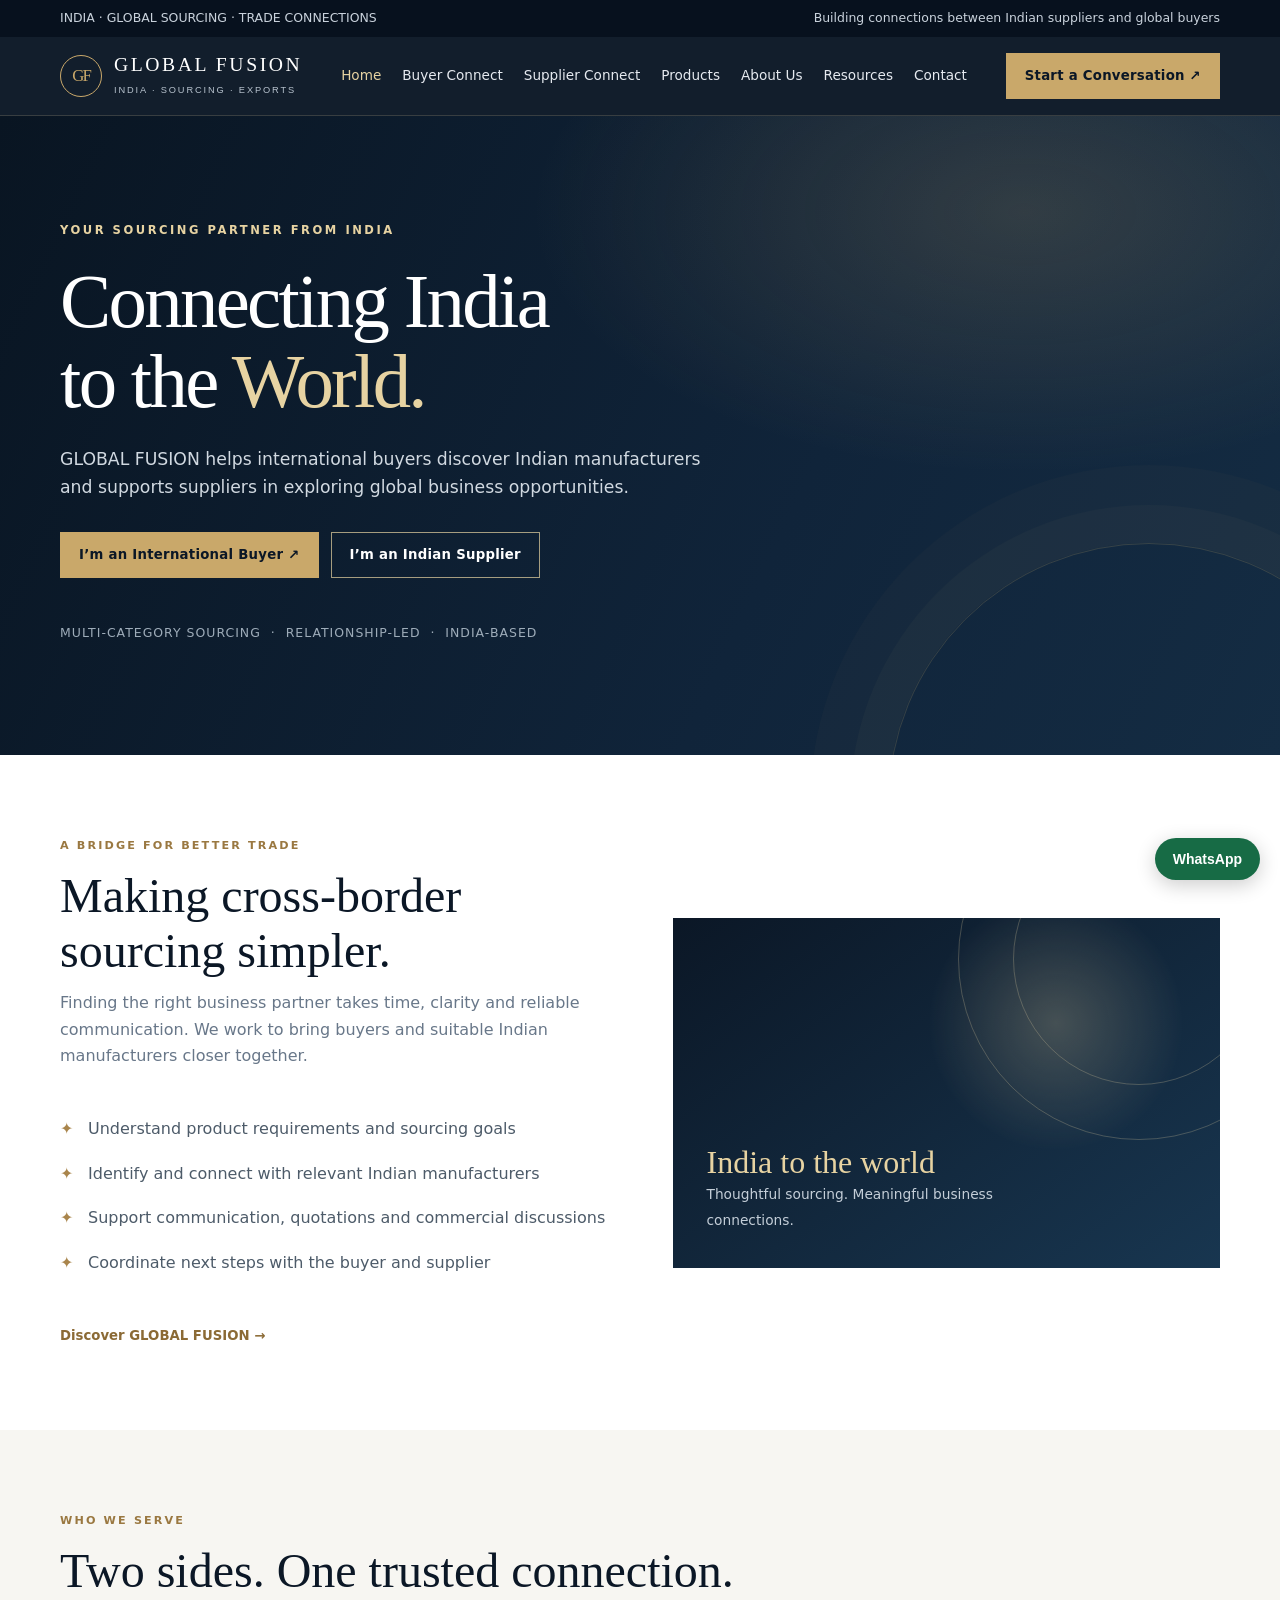
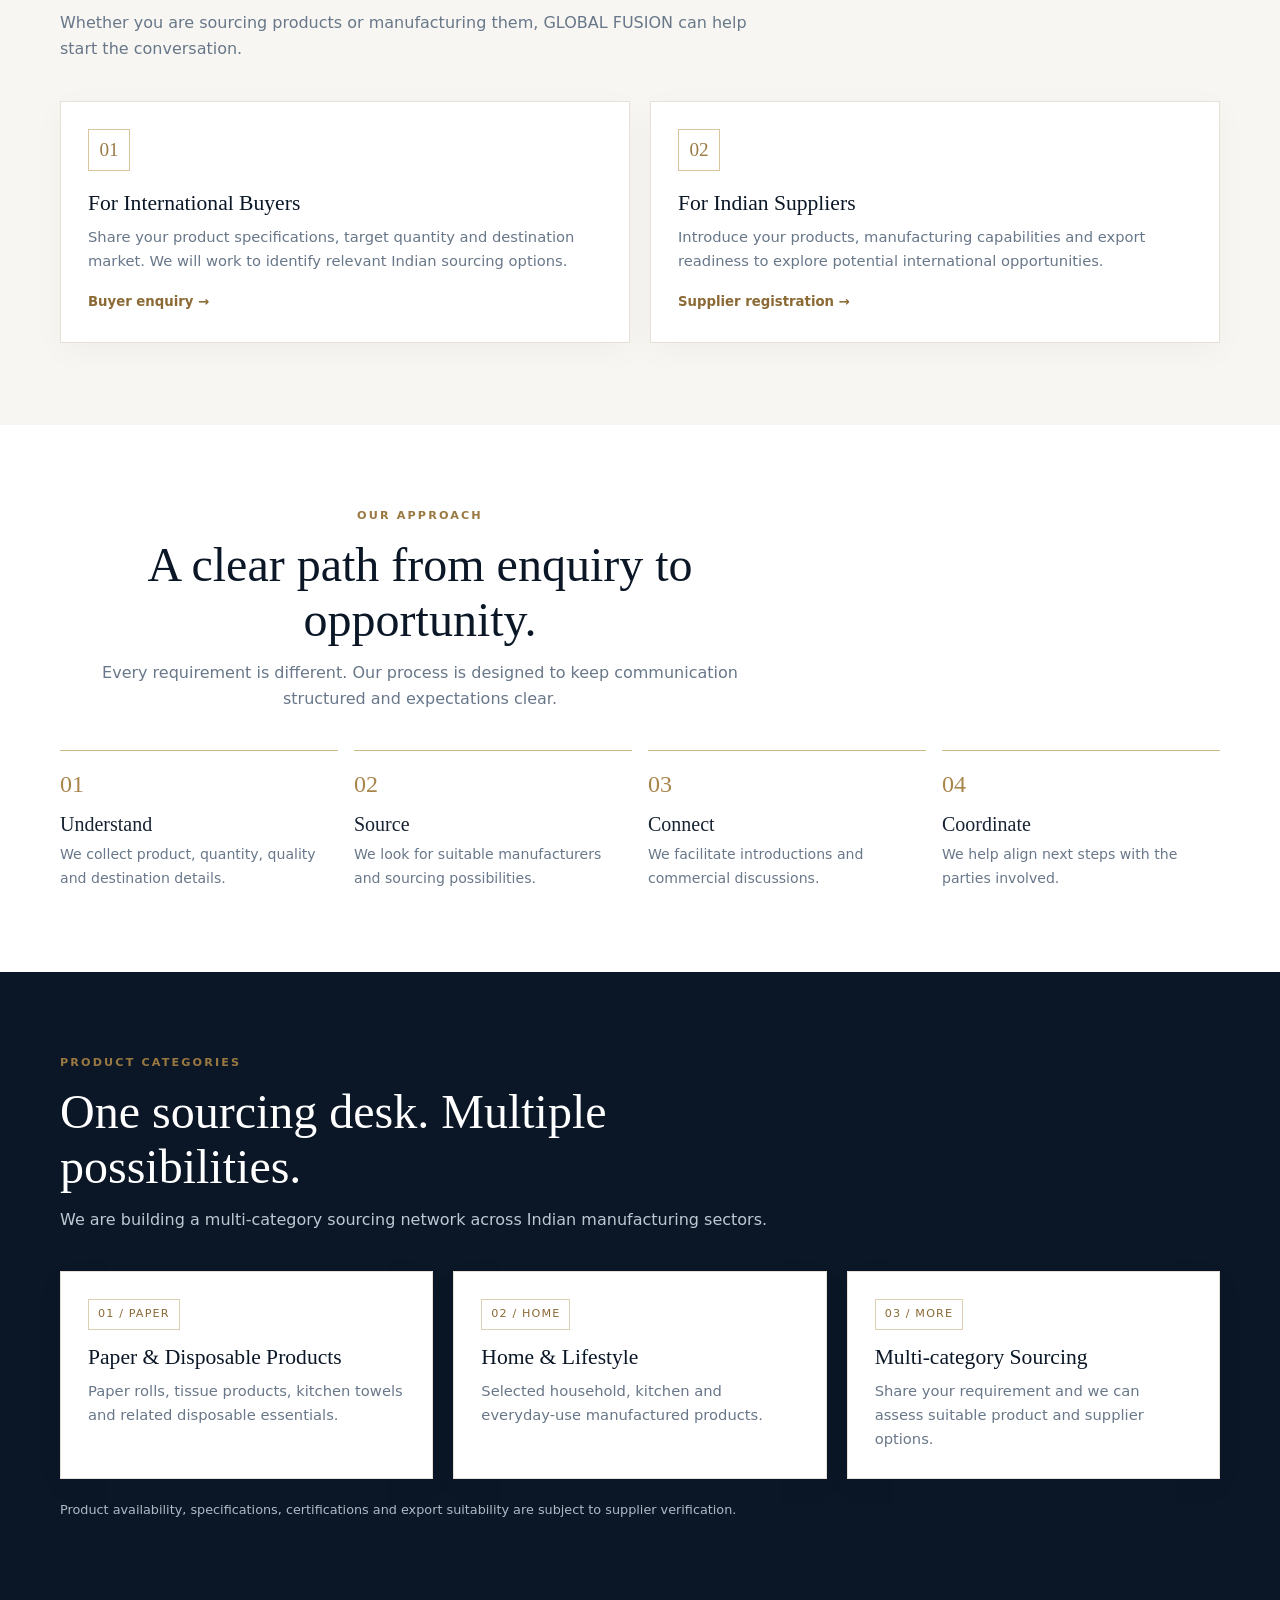
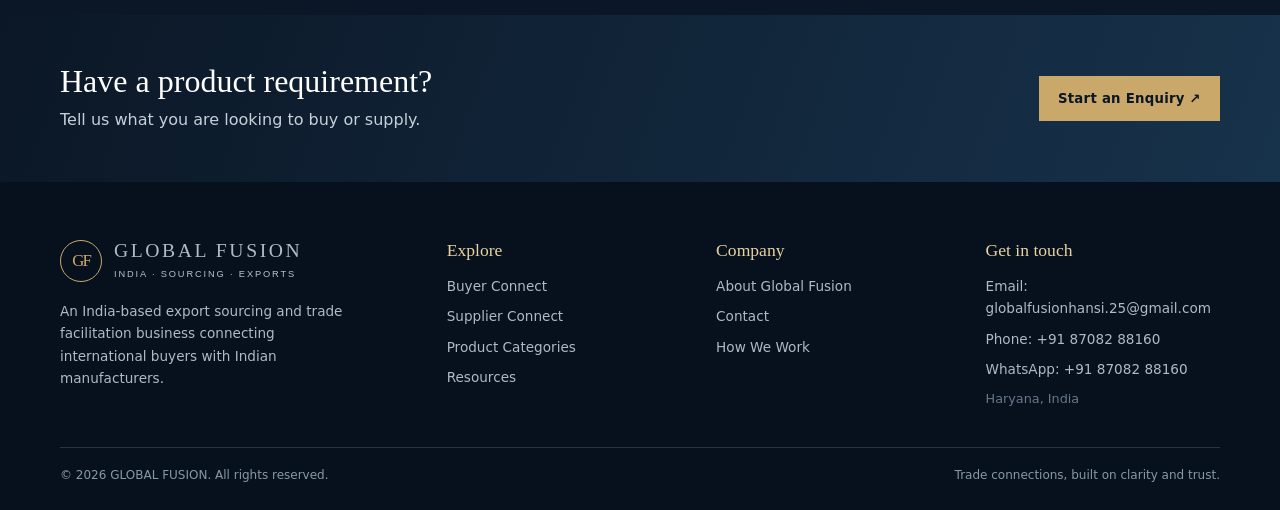
<file: index.html>
<!doctype html>
<html lang="en"><head><meta charset="utf-8"><meta name="viewport" content="width=device-width, initial-scale=1">
<meta name="description" content="GLOBAL FUSION connects international buyers with Indian manufacturers through export sourcing and trade facilitation."><meta name="theme-color" content="#0b1726"><title>Global Sourcing & Export Facilitation | GLOBAL FUSION</title>
<link rel="stylesheet" href="assets/style.css"></head><body>
<div class="topbar"><div class="container"><span>INDIA · GLOBAL SOURCING · TRADE CONNECTIONS</span><span>Building connections between Indian suppliers and global buyers</span></div></div>
<header class="site-header"><div class="container nav">
<a class="brand" href="index.html"><span class="brand-mark">GF</span><span><span class="brand-name">GLOBAL FUSION</span><span class="brand-tag">INDIA · SOURCING · EXPORTS</span></span></a>
<button class="menu-toggle" aria-label="Open navigation" aria-expanded="false">☰</button>
<nav class="nav-links" aria-label="Main navigation">
<a href="index.html">Home</a><a href="buyer-connect.html">Buyer Connect</a><a href="supplier-connect.html">Supplier Connect</a><a href="products.html">Products</a><a href="about.html">About Us</a><a href="resources.html">Resources</a><a href="contact.html">Contact</a>
</nav><a class="nav-cta" href="contact.html">Start a Conversation ↗</a>
</div></header>

<main>
<section class="hero"><div class="container"><div class="hero-inner"><div class="eyebrow">Your sourcing partner from India</div><h1>Connecting India<br>to the <em>World.</em></h1><p>GLOBAL FUSION helps international buyers discover Indian manufacturers and supports suppliers in exploring global business opportunities.</p><div class="hero-actions"><a class="btn" href="buyer-connect.html">I’m an International Buyer ↗</a><a class="btn btn-outline" href="supplier-connect.html">I’m an Indian Supplier</a></div><div class="hero-note">MULTI-CATEGORY SOURCING &nbsp;·&nbsp; RELATIONSHIP-LED &nbsp;·&nbsp; INDIA-BASED</div></div></div></section>
<section class="section"><div class="container split"><div><div class="kicker">A bridge for better trade</div><div class="section-head"><h2>Making cross-border sourcing simpler.</h2><p>Finding the right business partner takes time, clarity and reliable communication. We work to bring buyers and suitable Indian manufacturers closer together.</p></div><ul class="check-list"><li>Understand product requirements and sourcing goals</li><li>Identify and connect with relevant Indian manufacturers</li><li>Support communication, quotations and commercial discussions</li><li>Coordinate next steps with the buyer and supplier</li></ul><a class="text-link" href="about.html">Discover GLOBAL FUSION →</a></div><div class="visual-panel"><div class="visual-caption"><strong>India to the world</strong><span>Thoughtful sourcing. Meaningful business connections.</span></div></div></div></section>
<section class="section section-soft"><div class="container"><div class="section-head"><div class="kicker">Who we serve</div><h2>Two sides. One trusted connection.</h2><p>Whether you are sourcing products or manufacturing them, GLOBAL FUSION can help start the conversation.</p></div><div class="grid two"><article class="card"><div class="card-icon">01</div><h3>For International Buyers</h3><p>Share your product specifications, target quantity and destination market. We will work to identify relevant Indian sourcing options.</p><a class="text-link" href="buyer-connect.html">Buyer enquiry →</a></article><article class="card"><div class="card-icon">02</div><h3>For Indian Suppliers</h3><p>Introduce your products, manufacturing capabilities and export readiness to explore potential international opportunities.</p><a class="text-link" href="supplier-connect.html">Supplier registration →</a></article></div></div></section>
<section class="section" id="process"><div class="container"><div class="section-head center"><div class="kicker">Our approach</div><h2>A clear path from enquiry to opportunity.</h2><p>Every requirement is different. Our process is designed to keep communication structured and expectations clear.</p></div><div class="steps"><div class="step"><h3>Understand</h3><p>We collect product, quantity, quality and destination details.</p></div><div class="step"><h3>Source</h3><p>We look for suitable manufacturers and sourcing possibilities.</p></div><div class="step"><h3>Connect</h3><p>We facilitate introductions and commercial discussions.</p></div><div class="step"><h3>Coordinate</h3><p>We help align next steps with the parties involved.</p></div></div></div></section>
<section class="section section-dark"><div class="container"><div class="section-head"><div class="kicker">Product categories</div><h2>One sourcing desk. Multiple possibilities.</h2><p>We are building a multi-category sourcing network across Indian manufacturing sectors.</p></div><div class="grid"><article class="card"><span class="product-tag">01 / Paper</span><h3>Paper & Disposable Products</h3><p>Paper rolls, tissue products, kitchen towels and related disposable essentials.</p></article><article class="card"><span class="product-tag">02 / Home</span><h3>Home & Lifestyle</h3><p>Selected household, kitchen and everyday-use manufactured products.</p></article><article class="card"><span class="product-tag">03 / More</span><h3>Multi-category Sourcing</h3><p>Share your requirement and we can assess suitable product and supplier options.</p></article></div><p class="small" style="color:#aebac6;margin-top:20px">Product availability, specifications, certifications and export suitability are subject to supplier verification.</p></div></section>
<section class="band"><div class="container band-inner"><div><h2>Have a product requirement?</h2><p>Tell us what you are looking to buy or supply.</p></div><a class="btn" href="contact.html">Start an Enquiry ↗</a></div></section>
</main>
<footer class="footer"><div class="container"><div class="footer-grid">
<div><a class="brand" href="index.html"><span class="brand-mark">GF</span><span><span class="brand-name">GLOBAL FUSION</span><span class="brand-tag">INDIA · SOURCING · EXPORTS</span></span></a><p style="max-width:300px;margin-top:18px">An India-based export sourcing and trade facilitation business connecting international buyers with Indian manufacturers.</p></div>
<div><h4>Explore</h4><div class="footer-links"><a href="buyer-connect.html">Buyer Connect</a><a href="supplier-connect.html">Supplier Connect</a><a href="products.html">Product Categories</a><a href="resources.html">Resources</a></div></div>
<div><h4>Company</h4><div class="footer-links"><a href="about.html">About Global Fusion</a><a href="contact.html">Contact</a><a href="index.html#process">How We Work</a></div></div>
<div><h4>Get in touch</h4><div class="footer-links"><a href="contact.html">Send an Enquiry</a><span class="small">Email: add your business email</span><span class="small">WhatsApp: add your business number</span></div></div>
</div><div class="footer-bottom"><span>© <span data-year></span> GLOBAL FUSION. All rights reserved.</span><span>Trade connections, built on clarity and trust.</span></div></div></footer>
<script src="assets/site.js"></script>
</body></html>
</file>
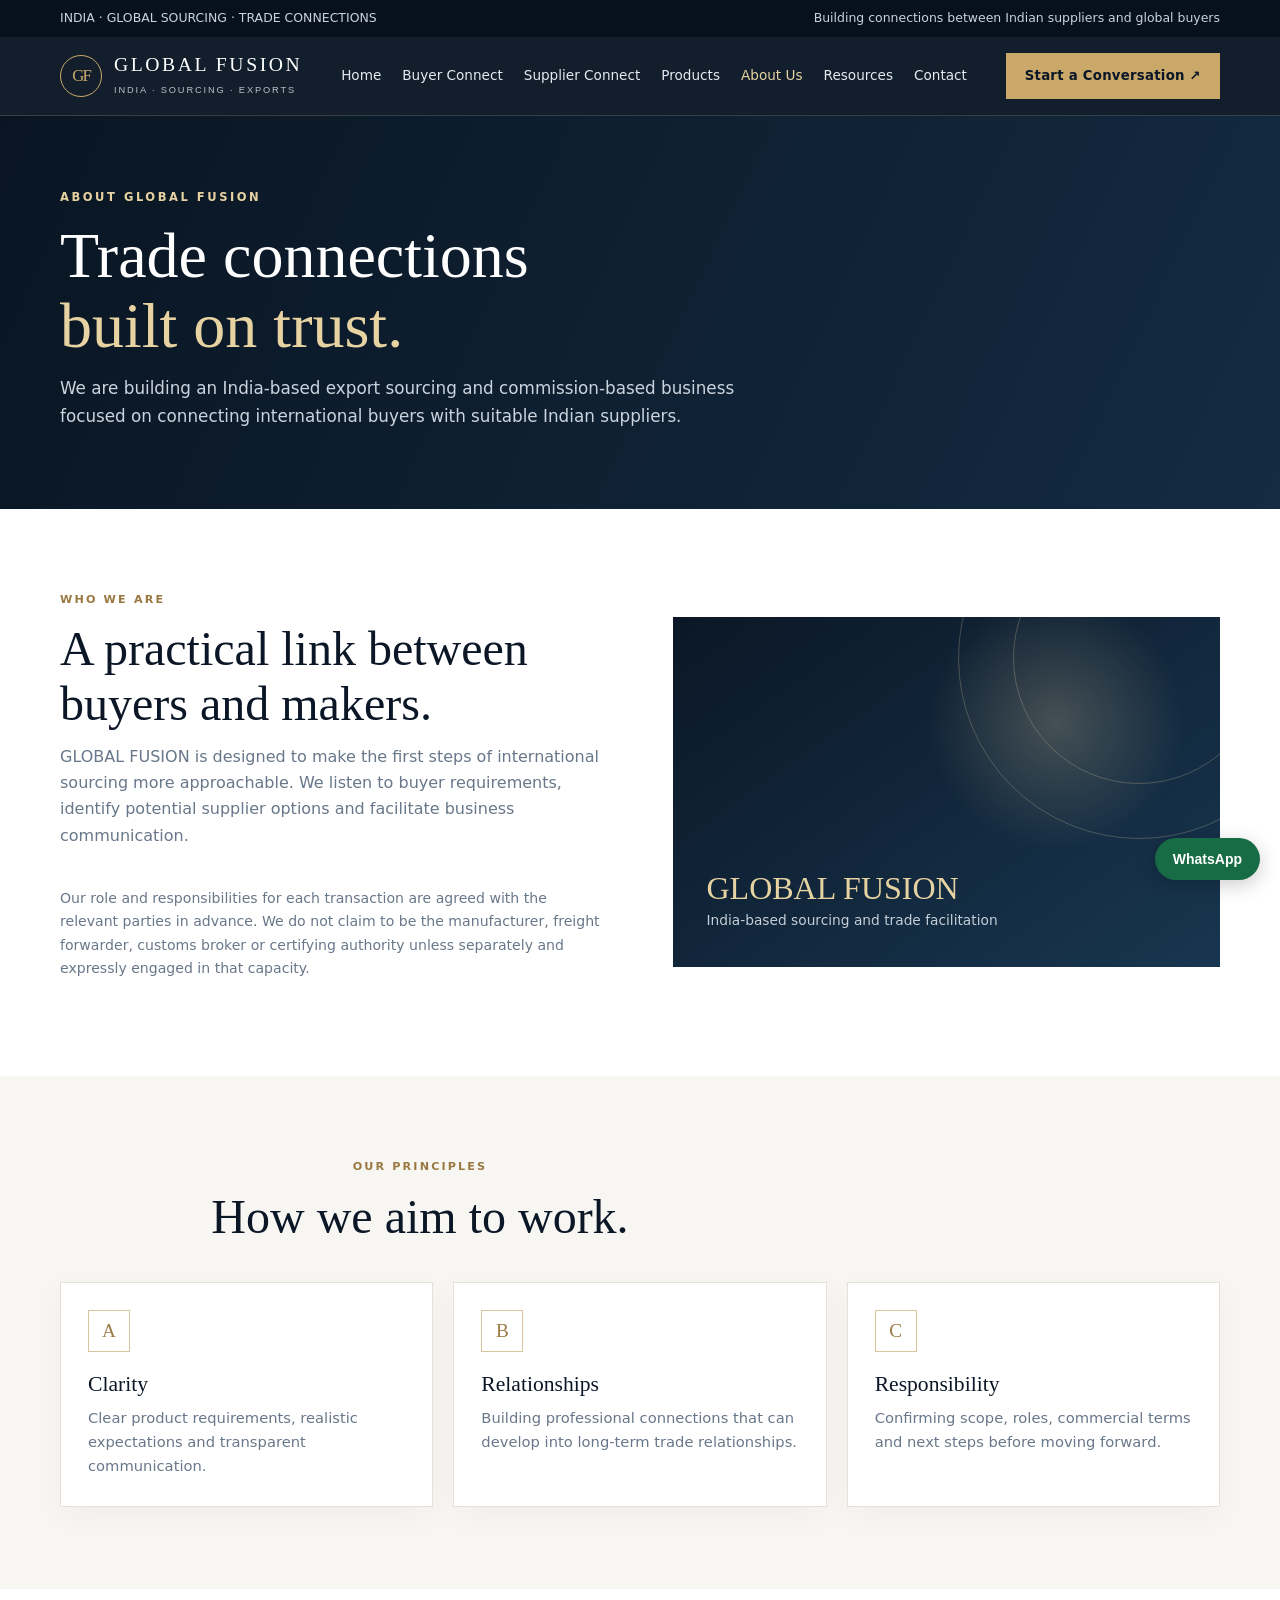
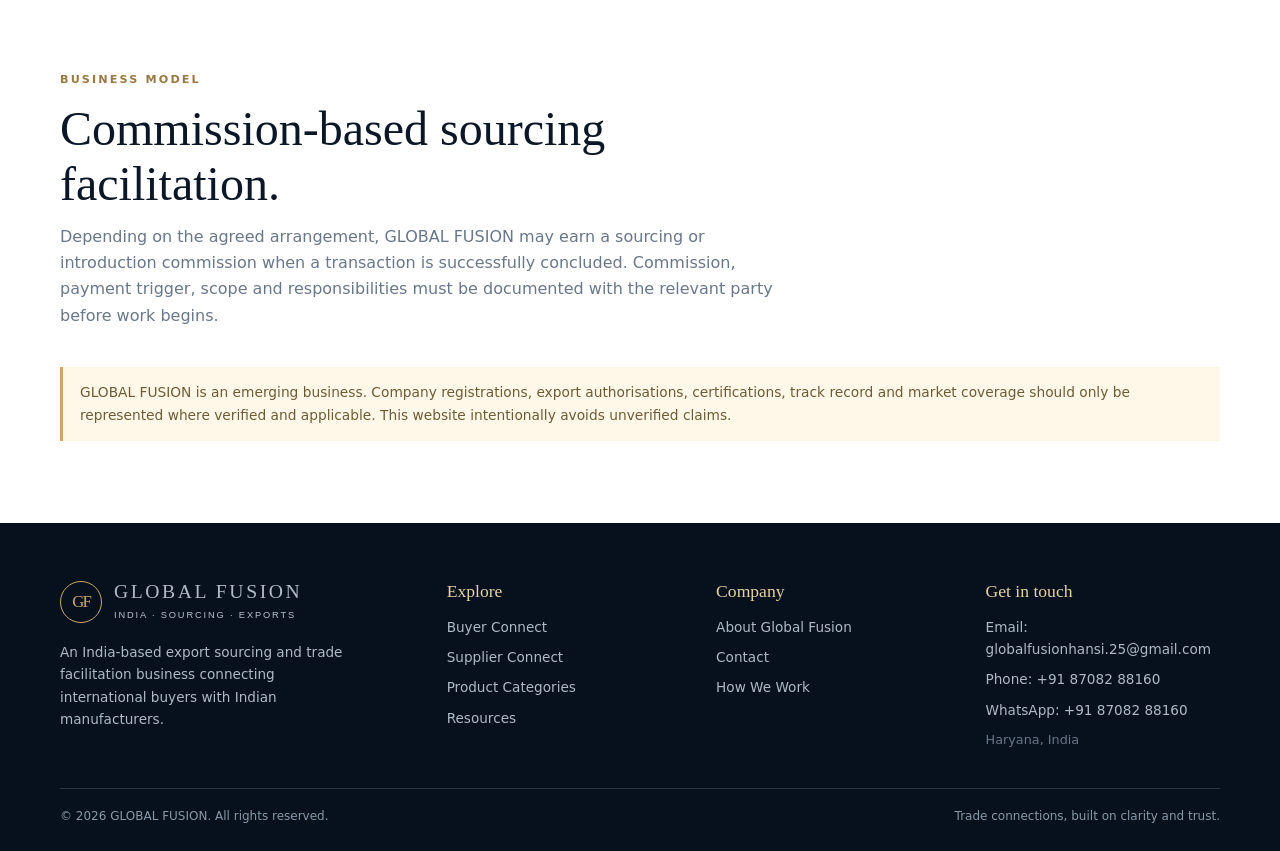
<file: about.html>
<!doctype html>
<html lang="en"><head><meta charset="utf-8"><meta name="viewport" content="width=device-width, initial-scale=1">
<meta name="description" content="Learn about GLOBAL FUSION, an India-based export sourcing and commission-based trade facilitation business."><meta name="theme-color" content="#0b1726"><title>About Us | GLOBAL FUSION</title>
<link rel="stylesheet" href="assets/style.css"></head><body>
<div class="topbar"><div class="container"><span>INDIA · GLOBAL SOURCING · TRADE CONNECTIONS</span><span>Building connections between Indian suppliers and global buyers</span></div></div>
<header class="site-header"><div class="container nav">
<a class="brand" href="index.html"><span class="brand-mark">GF</span><span><span class="brand-name">GLOBAL FUSION</span><span class="brand-tag">INDIA · SOURCING · EXPORTS</span></span></a>
<button class="menu-toggle" aria-label="Open navigation" aria-expanded="false">☰</button>
<nav class="nav-links" aria-label="Main navigation">
<a href="index.html">Home</a><a href="buyer-connect.html">Buyer Connect</a><a href="supplier-connect.html">Supplier Connect</a><a href="products.html">Products</a><a href="about.html">About Us</a><a href="resources.html">Resources</a><a href="contact.html">Contact</a>
</nav><a class="nav-cta" href="contact.html">Start a Conversation ↗</a>
</div></header>

<main><section class="page-hero"><div class="container"><div class="eyebrow">About GLOBAL FUSION</div><h1>Trade connections<br><span style="color:var(--gold2)">built on trust.</span></h1><p>We are building an India-based export sourcing and commission-based business focused on connecting international buyers with suitable Indian suppliers.</p></div></section>
<section class="section"><div class="container split"><div><div class="kicker">Who we are</div><div class="section-head"><h2>A practical link between buyers and makers.</h2><p>GLOBAL FUSION is designed to make the first steps of international sourcing more approachable. We listen to buyer requirements, identify potential supplier options and facilitate business communication.</p></div><p class="legal">Our role and responsibilities for each transaction are agreed with the relevant parties in advance. We do not claim to be the manufacturer, freight forwarder, customs broker or certifying authority unless separately and expressly engaged in that capacity.</p></div><div class="visual-panel"><div class="visual-caption"><strong>GLOBAL FUSION</strong><span>India-based sourcing and trade facilitation</span></div></div></div></section>
<section class="section section-soft"><div class="container"><div class="section-head center"><div class="kicker">Our principles</div><h2>How we aim to work.</h2></div><div class="grid"><article class="card"><div class="card-icon">A</div><h3>Clarity</h3><p>Clear product requirements, realistic expectations and transparent communication.</p></article><article class="card"><div class="card-icon">B</div><h3>Relationships</h3><p>Building professional connections that can develop into long-term trade relationships.</p></article><article class="card"><div class="card-icon">C</div><h3>Responsibility</h3><p>Confirming scope, roles, commercial terms and next steps before moving forward.</p></article></div></div></section>
<section class="section"><div class="container"><div class="section-head"><div class="kicker">Business model</div><h2>Commission-based sourcing facilitation.</h2><p>Depending on the agreed arrangement, GLOBAL FUSION may earn a sourcing or introduction commission when a transaction is successfully concluded. Commission, payment trigger, scope and responsibilities must be documented with the relevant party before work begins.</p></div><div class="notice">GLOBAL FUSION is an emerging business. Company registrations, export authorisations, certifications, track record and market coverage should only be represented where verified and applicable. This website intentionally avoids unverified claims.</div></div></section></main>
<footer class="footer"><div class="container"><div class="footer-grid">
<div><a class="brand" href="index.html"><span class="brand-mark">GF</span><span><span class="brand-name">GLOBAL FUSION</span><span class="brand-tag">INDIA · SOURCING · EXPORTS</span></span></a><p style="max-width:300px;margin-top:18px">An India-based export sourcing and trade facilitation business connecting international buyers with Indian manufacturers.</p></div>
<div><h4>Explore</h4><div class="footer-links"><a href="buyer-connect.html">Buyer Connect</a><a href="supplier-connect.html">Supplier Connect</a><a href="products.html">Product Categories</a><a href="resources.html">Resources</a></div></div>
<div><h4>Company</h4><div class="footer-links"><a href="about.html">About Global Fusion</a><a href="contact.html">Contact</a><a href="index.html#process">How We Work</a></div></div>
<div><h4>Get in touch</h4><div class="footer-links"><a href="contact.html">Send an Enquiry</a><span class="small">Email: add your business email</span><span class="small">WhatsApp: add your business number</span></div></div>
</div><div class="footer-bottom"><span>© <span data-year></span> GLOBAL FUSION. All rights reserved.</span><span>Trade connections, built on clarity and trust.</span></div></div></footer>
<script src="assets/site.js"></script>
</body></html>
</file>
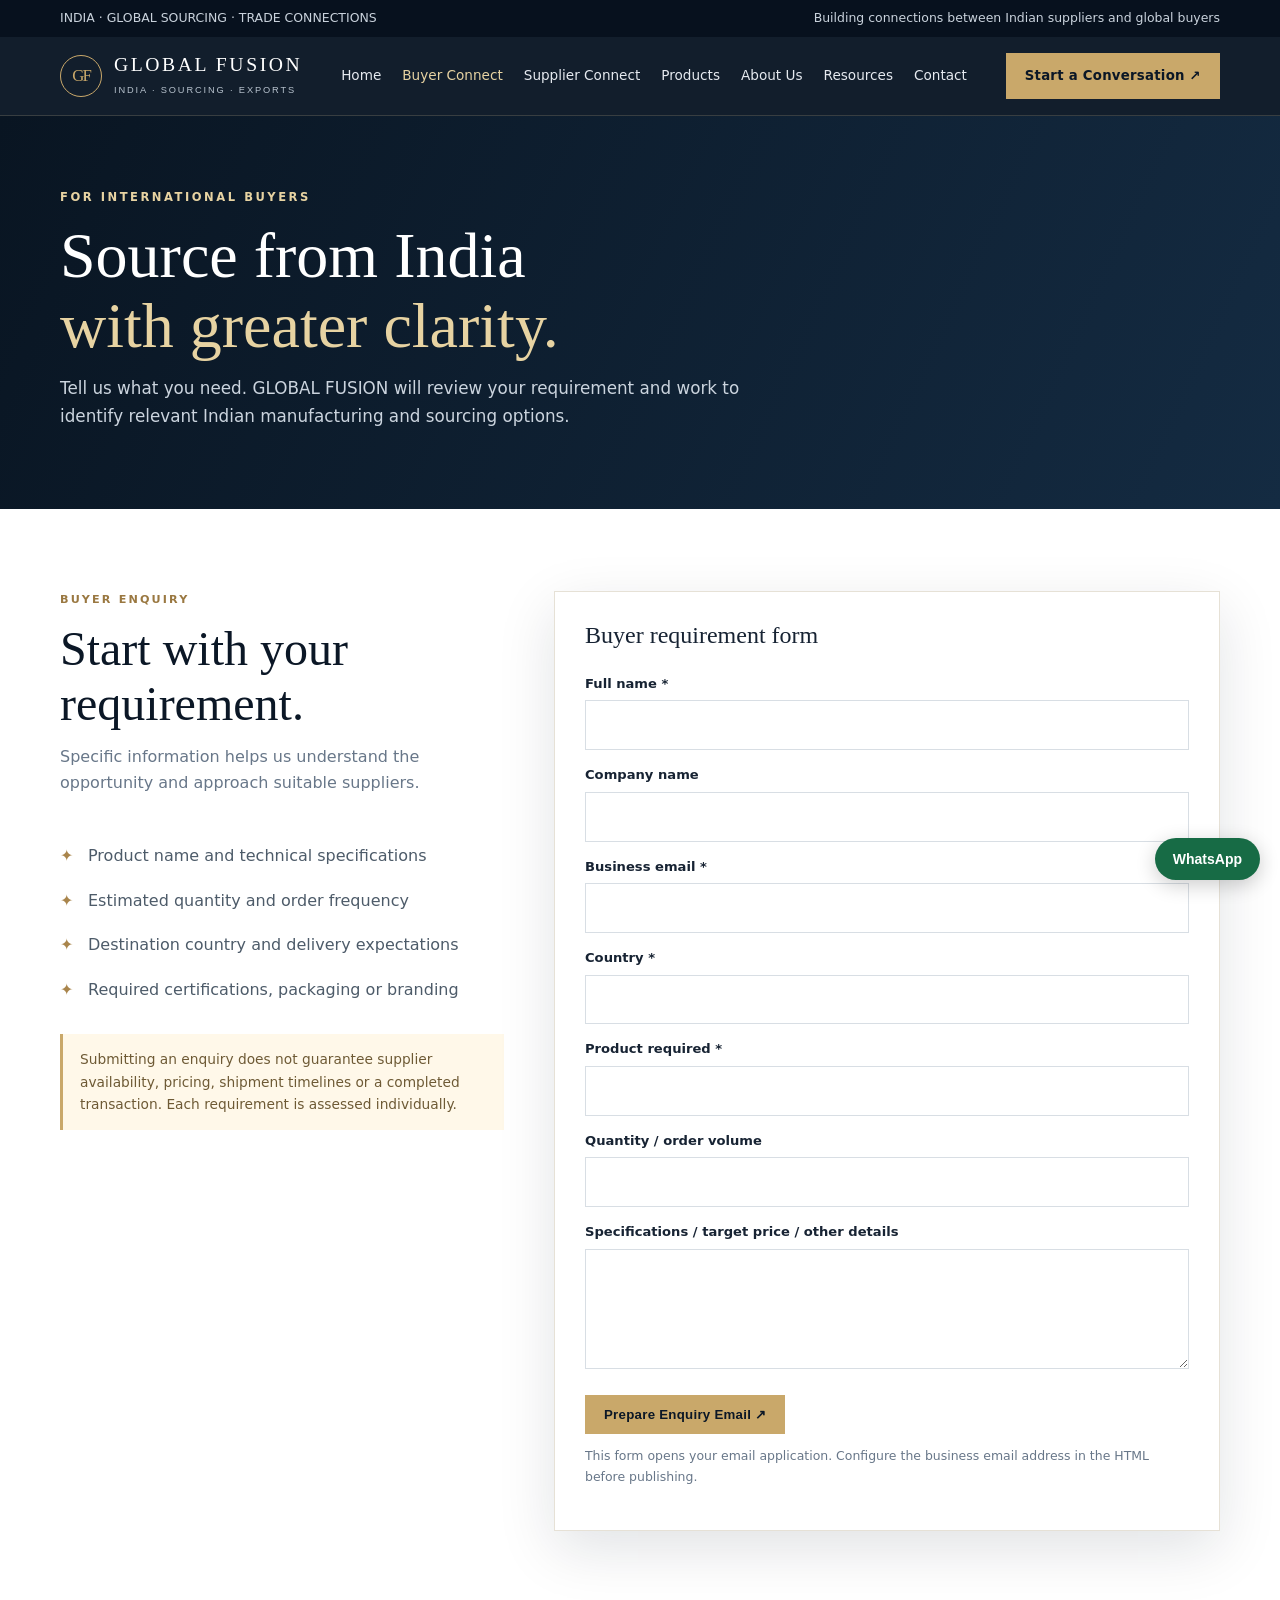
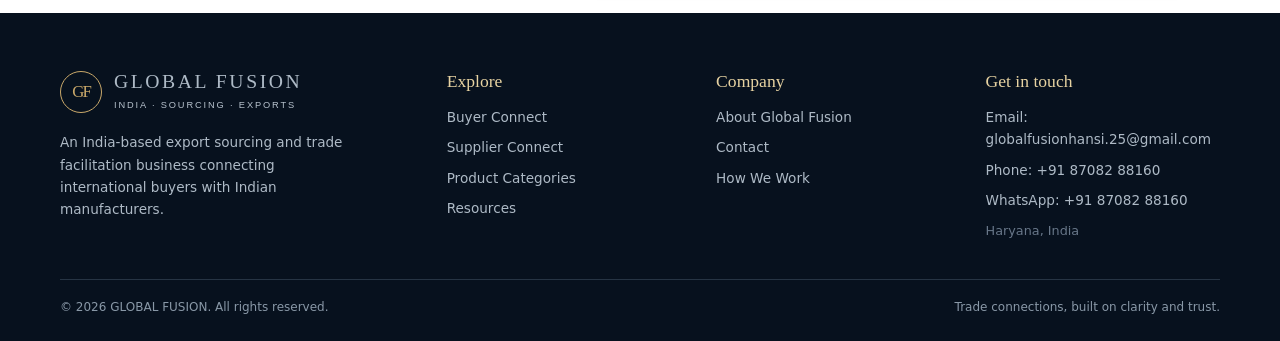
<file: buyer-connect.html>
<!doctype html>
<html lang="en"><head><meta charset="utf-8"><meta name="viewport" content="width=device-width, initial-scale=1">
<meta name="description" content="International buyer enquiry page for sourcing products from Indian manufacturers through GLOBAL FUSION."><meta name="theme-color" content="#0b1726"><title>Buyer Connect | GLOBAL FUSION</title>
<link rel="stylesheet" href="assets/style.css"></head><body>
<div class="topbar"><div class="container"><span>INDIA · GLOBAL SOURCING · TRADE CONNECTIONS</span><span>Building connections between Indian suppliers and global buyers</span></div></div>
<header class="site-header"><div class="container nav">
<a class="brand" href="index.html"><span class="brand-mark">GF</span><span><span class="brand-name">GLOBAL FUSION</span><span class="brand-tag">INDIA · SOURCING · EXPORTS</span></span></a>
<button class="menu-toggle" aria-label="Open navigation" aria-expanded="false">☰</button>
<nav class="nav-links" aria-label="Main navigation">
<a href="index.html">Home</a><a href="buyer-connect.html">Buyer Connect</a><a href="supplier-connect.html">Supplier Connect</a><a href="products.html">Products</a><a href="about.html">About Us</a><a href="resources.html">Resources</a><a href="contact.html">Contact</a>
</nav><a class="nav-cta" href="contact.html">Start a Conversation ↗</a>
</div></header>

<main><section class="page-hero"><div class="container"><div class="eyebrow">For international buyers</div><h1>Source from India<br><span style="color:var(--gold2)">with greater clarity.</span></h1><p>Tell us what you need. GLOBAL FUSION will review your requirement and work to identify relevant Indian manufacturing and sourcing options.</p></div></section>
<section class="section"><div class="container form-wrap"><div><div class="kicker">Buyer enquiry</div><div class="section-head"><h2>Start with your requirement.</h2><p>Specific information helps us understand the opportunity and approach suitable suppliers.</p></div><ul class="check-list"><li>Product name and technical specifications</li><li>Estimated quantity and order frequency</li><li>Destination country and delivery expectations</li><li>Required certifications, packaging or branding</li></ul><div class="notice">Submitting an enquiry does not guarantee supplier availability, pricing, shipment timelines or a completed transaction. Each requirement is assessed individually.</div></div>
<div class="form-panel"><h3 style="font:1.5rem Georgia,serif;font-weight:400;margin-top:0">Buyer requirement form</h3><form data-mailto data-email="YOUR_BUSINESS_EMAIL@example.com" data-subject="International Buyer Enquiry - GLOBAL FUSION"><label>Full name *</label><input name="Full name" required><label>Company name</label><input name="Company name"><label>Business email *</label><input type="email" name="Email" required><label>Country *</label><input name="Country" required><label>Product required *</label><input name="Product" required><label>Quantity / order volume</label><input name="Quantity"><label>Specifications / target price / other details</label><textarea name="Requirement details"></textarea><button class="btn" type="submit" style="margin-top:18px">Prepare Enquiry Email ↗</button><p class="form-note">This form opens your email application. Configure the business email address in the HTML before publishing.</p></form></div></div></section></main>
<footer class="footer"><div class="container"><div class="footer-grid">
<div><a class="brand" href="index.html"><span class="brand-mark">GF</span><span><span class="brand-name">GLOBAL FUSION</span><span class="brand-tag">INDIA · SOURCING · EXPORTS</span></span></a><p style="max-width:300px;margin-top:18px">An India-based export sourcing and trade facilitation business connecting international buyers with Indian manufacturers.</p></div>
<div><h4>Explore</h4><div class="footer-links"><a href="buyer-connect.html">Buyer Connect</a><a href="supplier-connect.html">Supplier Connect</a><a href="products.html">Product Categories</a><a href="resources.html">Resources</a></div></div>
<div><h4>Company</h4><div class="footer-links"><a href="about.html">About Global Fusion</a><a href="contact.html">Contact</a><a href="index.html#process">How We Work</a></div></div>
<div><h4>Get in touch</h4><div class="footer-links"><a href="contact.html">Send an Enquiry</a><span class="small">Email: add your business email</span><span class="small">WhatsApp: add your business number</span></div></div>
</div><div class="footer-bottom"><span>© <span data-year></span> GLOBAL FUSION. All rights reserved.</span><span>Trade connections, built on clarity and trust.</span></div></div></footer>
<script src="assets/site.js"></script>
</body></html>
</file>
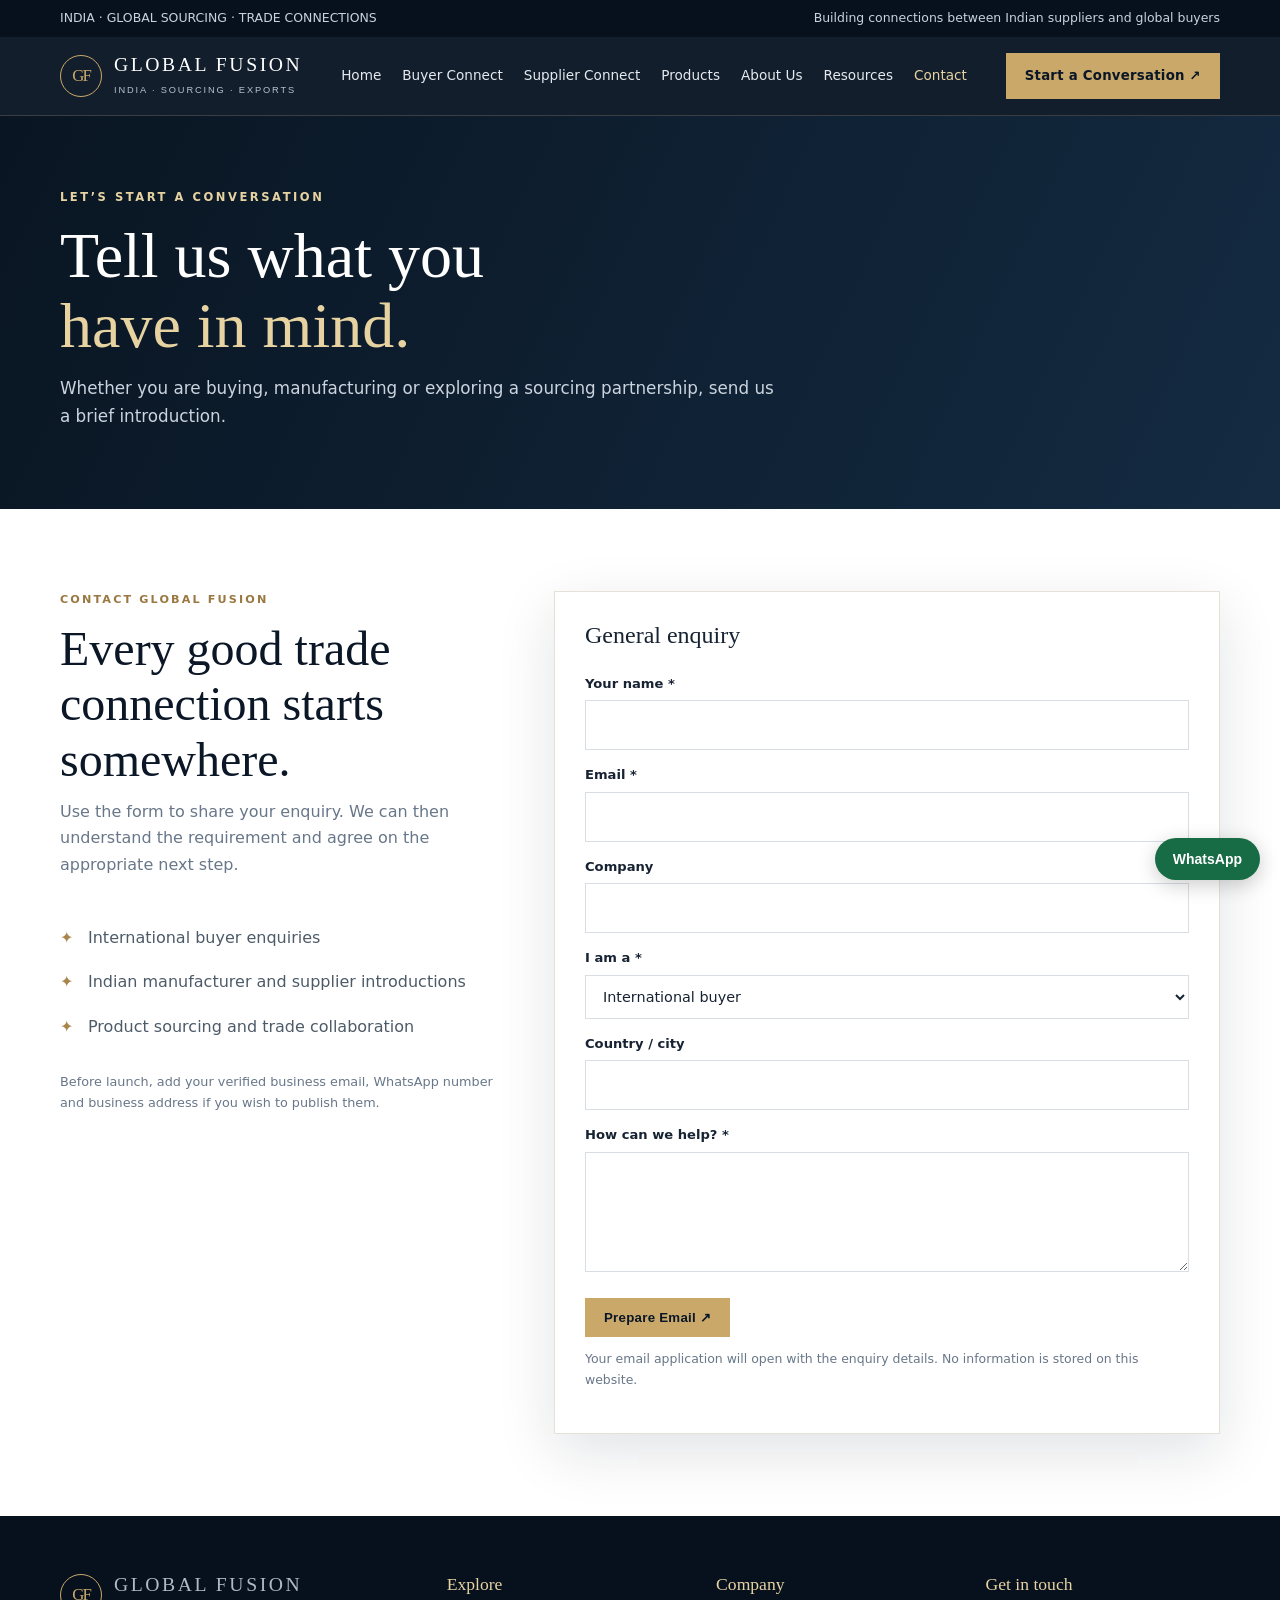
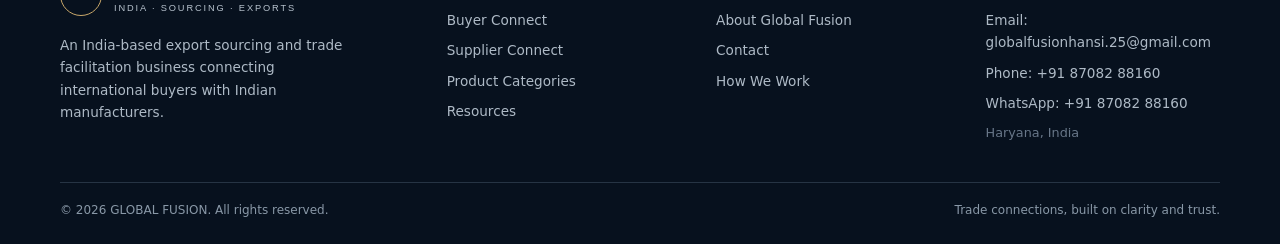
<file: contact.html>
<!doctype html>
<html lang="en"><head><meta charset="utf-8"><meta name="viewport" content="width=device-width, initial-scale=1">
<meta name="description" content="Contact GLOBAL FUSION for international buyer requirements, Indian supplier enquiries and export sourcing discussions."><meta name="theme-color" content="#0b1726"><title>Contact Us | GLOBAL FUSION</title>
<link rel="stylesheet" href="assets/style.css"></head><body>
<div class="topbar"><div class="container"><span>INDIA · GLOBAL SOURCING · TRADE CONNECTIONS</span><span>Building connections between Indian suppliers and global buyers</span></div></div>
<header class="site-header"><div class="container nav">
<a class="brand" href="index.html"><span class="brand-mark">GF</span><span><span class="brand-name">GLOBAL FUSION</span><span class="brand-tag">INDIA · SOURCING · EXPORTS</span></span></a>
<button class="menu-toggle" aria-label="Open navigation" aria-expanded="false">☰</button>
<nav class="nav-links" aria-label="Main navigation">
<a href="index.html">Home</a><a href="buyer-connect.html">Buyer Connect</a><a href="supplier-connect.html">Supplier Connect</a><a href="products.html">Products</a><a href="about.html">About Us</a><a href="resources.html">Resources</a><a href="contact.html">Contact</a>
</nav><a class="nav-cta" href="contact.html">Start a Conversation ↗</a>
</div></header>

<main><section class="page-hero"><div class="container"><div class="eyebrow">Let’s start a conversation</div><h1>Tell us what you<br><span style="color:var(--gold2)">have in mind.</span></h1><p>Whether you are buying, manufacturing or exploring a sourcing partnership, send us a brief introduction.</p></div></section>
<section class="section"><div class="container form-wrap"><div><div class="kicker">Contact GLOBAL FUSION</div><div class="section-head"><h2>Every good trade connection starts somewhere.</h2><p>Use the form to share your enquiry. We can then understand the requirement and agree on the appropriate next step.</p></div><ul class="check-list"><li>International buyer enquiries</li><li>Indian manufacturer and supplier introductions</li><li>Product sourcing and trade collaboration</li></ul><p class="small">Before launch, add your verified business email, WhatsApp number and business address if you wish to publish them.</p></div>
<div class="form-panel"><h3 style="font:1.5rem Georgia,serif;font-weight:400;margin-top:0">General enquiry</h3><form data-mailto data-email="YOUR_BUSINESS_EMAIL@example.com" data-subject="Website Enquiry - GLOBAL FUSION"><label>Your name *</label><input name="Name" required><label>Email *</label><input type="email" name="Email" required><label>Company</label><input name="Company"><label>I am a *</label><select name="Enquiry type"><option>International buyer</option><option>Indian supplier / manufacturer</option><option>Business partner</option><option>Other</option></select><label>Country / city</label><input name="Location"><label>How can we help? *</label><textarea name="Message" required></textarea><button class="btn" type="submit" style="margin-top:18px">Prepare Email ↗</button><p class="form-note">Your email application will open with the enquiry details. No information is stored on this website.</p></form></div></div></section></main>
<footer class="footer"><div class="container"><div class="footer-grid">
<div><a class="brand" href="index.html"><span class="brand-mark">GF</span><span><span class="brand-name">GLOBAL FUSION</span><span class="brand-tag">INDIA · SOURCING · EXPORTS</span></span></a><p style="max-width:300px;margin-top:18px">An India-based export sourcing and trade facilitation business connecting international buyers with Indian manufacturers.</p></div>
<div><h4>Explore</h4><div class="footer-links"><a href="buyer-connect.html">Buyer Connect</a><a href="supplier-connect.html">Supplier Connect</a><a href="products.html">Product Categories</a><a href="resources.html">Resources</a></div></div>
<div><h4>Company</h4><div class="footer-links"><a href="about.html">About Global Fusion</a><a href="contact.html">Contact</a><a href="index.html#process">How We Work</a></div></div>
<div><h4>Get in touch</h4><div class="footer-links"><a href="contact.html">Send an Enquiry</a><span class="small">Email: add your business email</span><span class="small">WhatsApp: add your business number</span></div></div>
</div><div class="footer-bottom"><span>© <span data-year></span> GLOBAL FUSION. All rights reserved.</span><span>Trade connections, built on clarity and trust.</span></div></div></footer>
<script src="assets/site.js"></script>
</body></html>
</file>
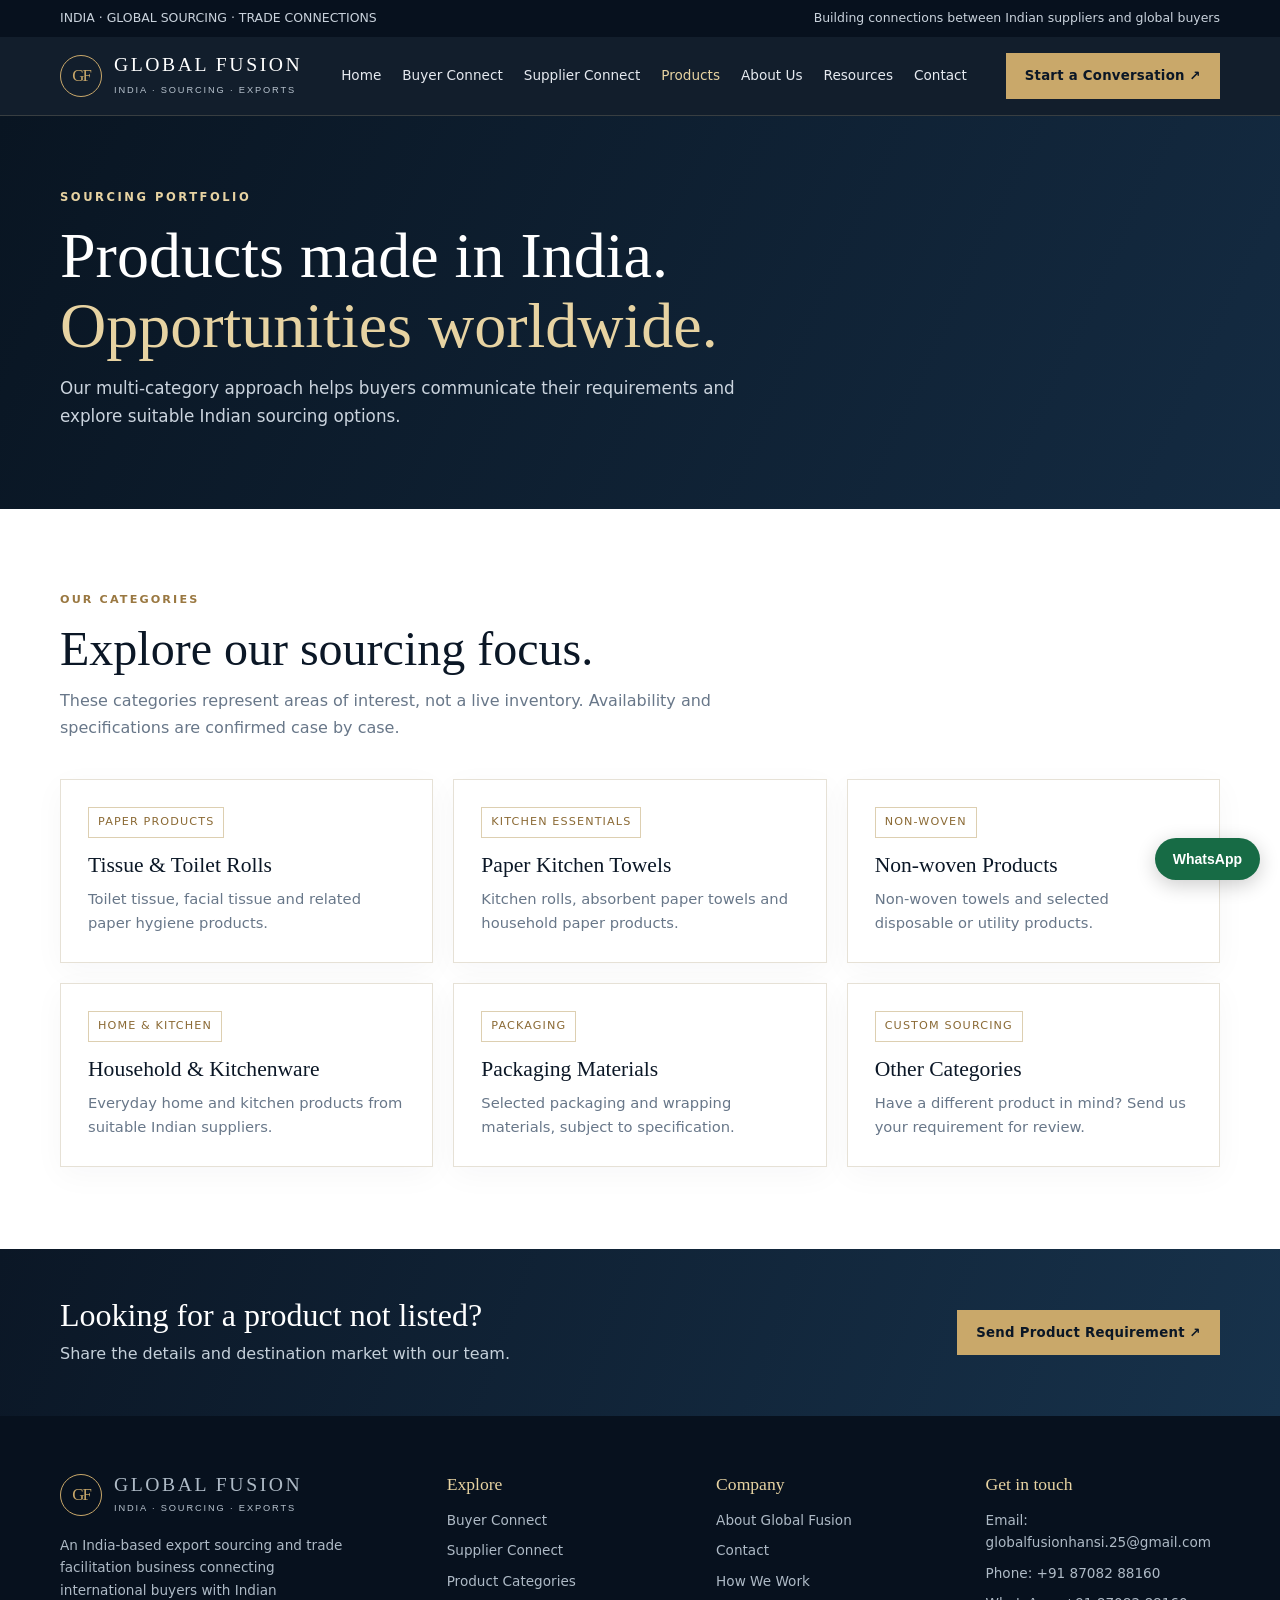
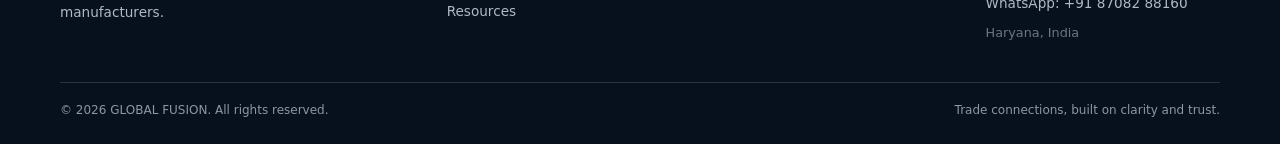
<file: products.html>
<!doctype html>
<html lang="en"><head><meta charset="utf-8"><meta name="viewport" content="width=device-width, initial-scale=1">
<meta name="description" content="Explore product categories for sourcing from Indian manufacturers through GLOBAL FUSION."><meta name="theme-color" content="#0b1726"><title>Products | GLOBAL FUSION</title>
<link rel="stylesheet" href="assets/style.css"></head><body>
<div class="topbar"><div class="container"><span>INDIA · GLOBAL SOURCING · TRADE CONNECTIONS</span><span>Building connections between Indian suppliers and global buyers</span></div></div>
<header class="site-header"><div class="container nav">
<a class="brand" href="index.html"><span class="brand-mark">GF</span><span><span class="brand-name">GLOBAL FUSION</span><span class="brand-tag">INDIA · SOURCING · EXPORTS</span></span></a>
<button class="menu-toggle" aria-label="Open navigation" aria-expanded="false">☰</button>
<nav class="nav-links" aria-label="Main navigation">
<a href="index.html">Home</a><a href="buyer-connect.html">Buyer Connect</a><a href="supplier-connect.html">Supplier Connect</a><a href="products.html">Products</a><a href="about.html">About Us</a><a href="resources.html">Resources</a><a href="contact.html">Contact</a>
</nav><a class="nav-cta" href="contact.html">Start a Conversation ↗</a>
</div></header>

<main><section class="page-hero"><div class="container"><div class="eyebrow">Sourcing portfolio</div><h1>Products made in India.<br><span style="color:var(--gold2)">Opportunities worldwide.</span></h1><p>Our multi-category approach helps buyers communicate their requirements and explore suitable Indian sourcing options.</p></div></section>
<section class="section"><div class="container"><div class="section-head"><div class="kicker">Our categories</div><h2>Explore our sourcing focus.</h2><p>These categories represent areas of interest, not a live inventory. Availability and specifications are confirmed case by case.</p></div><div class="grid"><article class="card"><span class="product-tag">Paper products</span><h3>Tissue & Toilet Rolls</h3><p>Toilet tissue, facial tissue and related paper hygiene products.</p></article><article class="card"><span class="product-tag">Kitchen essentials</span><h3>Paper Kitchen Towels</h3><p>Kitchen rolls, absorbent paper towels and household paper products.</p></article><article class="card"><span class="product-tag">Non-woven</span><h3>Non-woven Products</h3><p>Non-woven towels and selected disposable or utility products.</p></article><article class="card"><span class="product-tag">Home & kitchen</span><h3>Household & Kitchenware</h3><p>Everyday home and kitchen products from suitable Indian suppliers.</p></article><article class="card"><span class="product-tag">Packaging</span><h3>Packaging Materials</h3><p>Selected packaging and wrapping materials, subject to specification.</p></article><article class="card"><span class="product-tag">Custom sourcing</span><h3>Other Categories</h3><p>Have a different product in mind? Send us your requirement for review.</p></article></div></div></section>
<section class="band"><div class="container band-inner"><div><h2>Looking for a product not listed?</h2><p>Share the details and destination market with our team.</p></div><a class="btn" href="buyer-connect.html">Send Product Requirement ↗</a></div></section></main>
<footer class="footer"><div class="container"><div class="footer-grid">
<div><a class="brand" href="index.html"><span class="brand-mark">GF</span><span><span class="brand-name">GLOBAL FUSION</span><span class="brand-tag">INDIA · SOURCING · EXPORTS</span></span></a><p style="max-width:300px;margin-top:18px">An India-based export sourcing and trade facilitation business connecting international buyers with Indian manufacturers.</p></div>
<div><h4>Explore</h4><div class="footer-links"><a href="buyer-connect.html">Buyer Connect</a><a href="supplier-connect.html">Supplier Connect</a><a href="products.html">Product Categories</a><a href="resources.html">Resources</a></div></div>
<div><h4>Company</h4><div class="footer-links"><a href="about.html">About Global Fusion</a><a href="contact.html">Contact</a><a href="index.html#process">How We Work</a></div></div>
<div><h4>Get in touch</h4><div class="footer-links"><a href="contact.html">Send an Enquiry</a><span class="small">Email: add your business email</span><span class="small">WhatsApp: add your business number</span></div></div>
</div><div class="footer-bottom"><span>© <span data-year></span> GLOBAL FUSION. All rights reserved.</span><span>Trade connections, built on clarity and trust.</span></div></div></footer>
<script src="assets/site.js"></script>
</body></html>
</file>
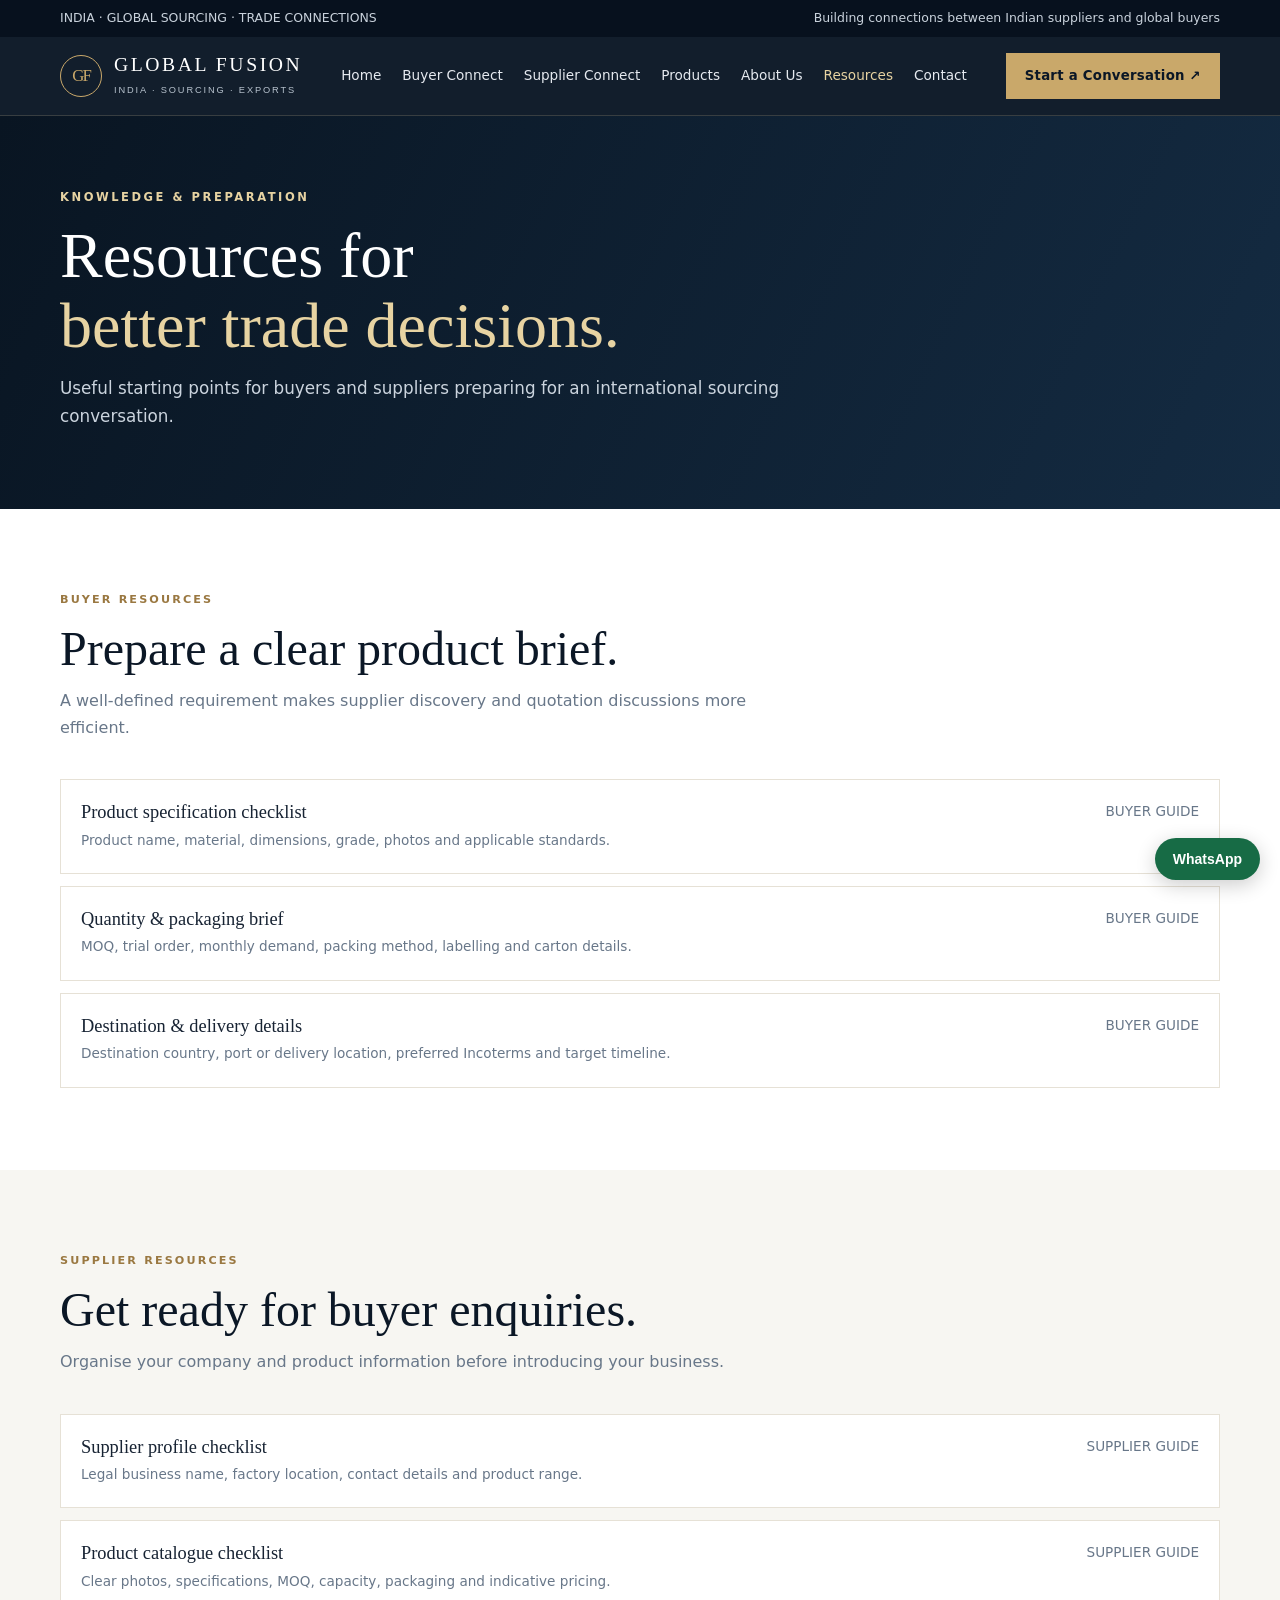
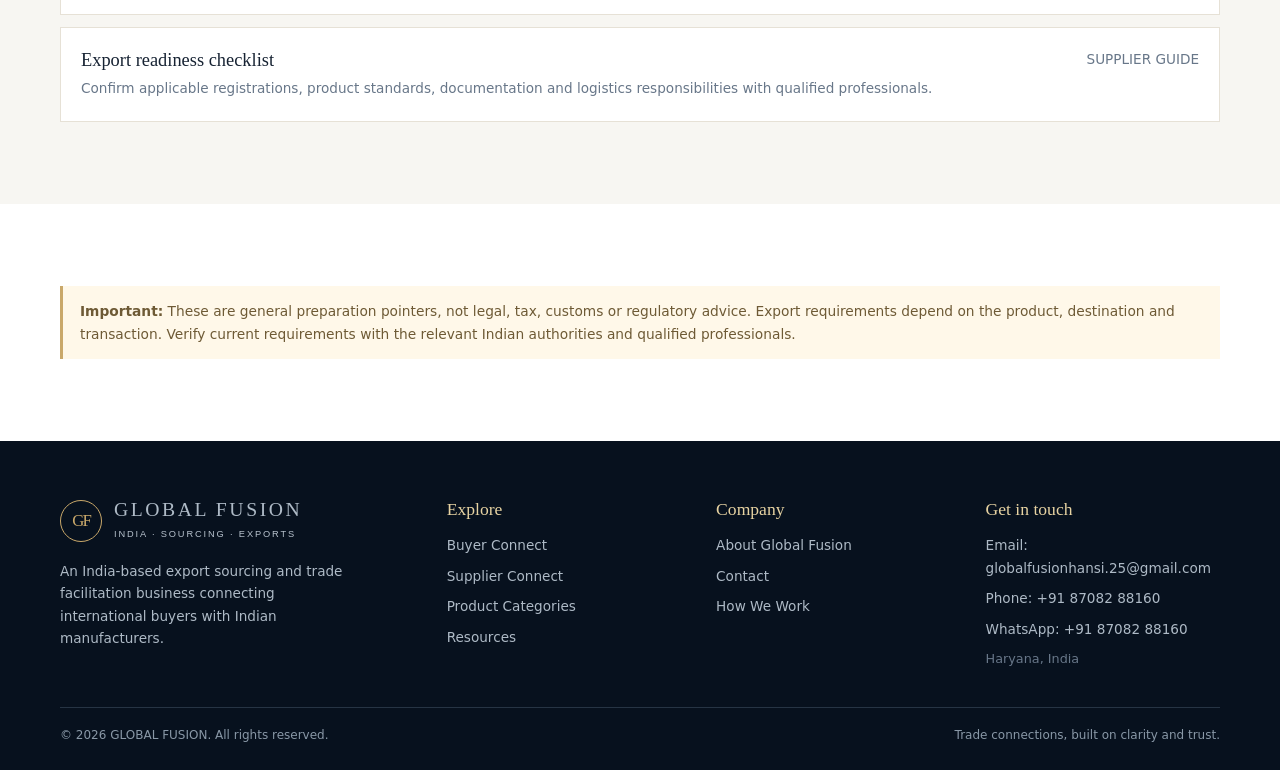
<file: resources.html>
<!doctype html>
<html lang="en"><head><meta charset="utf-8"><meta name="viewport" content="width=device-width, initial-scale=1">
<meta name="description" content="Practical export sourcing resources and checklists for international buyers and Indian suppliers."><meta name="theme-color" content="#0b1726"><title>Resources | GLOBAL FUSION</title>
<link rel="stylesheet" href="assets/style.css"></head><body>
<div class="topbar"><div class="container"><span>INDIA · GLOBAL SOURCING · TRADE CONNECTIONS</span><span>Building connections between Indian suppliers and global buyers</span></div></div>
<header class="site-header"><div class="container nav">
<a class="brand" href="index.html"><span class="brand-mark">GF</span><span><span class="brand-name">GLOBAL FUSION</span><span class="brand-tag">INDIA · SOURCING · EXPORTS</span></span></a>
<button class="menu-toggle" aria-label="Open navigation" aria-expanded="false">☰</button>
<nav class="nav-links" aria-label="Main navigation">
<a href="index.html">Home</a><a href="buyer-connect.html">Buyer Connect</a><a href="supplier-connect.html">Supplier Connect</a><a href="products.html">Products</a><a href="about.html">About Us</a><a href="resources.html">Resources</a><a href="contact.html">Contact</a>
</nav><a class="nav-cta" href="contact.html">Start a Conversation ↗</a>
</div></header>

<main><section class="page-hero"><div class="container"><div class="eyebrow">Knowledge & preparation</div><h1>Resources for<br><span style="color:var(--gold2)">better trade decisions.</span></h1><p>Useful starting points for buyers and suppliers preparing for an international sourcing conversation.</p></div></section>
<section class="section"><div class="container"><div class="section-head"><div class="kicker">Buyer resources</div><h2>Prepare a clear product brief.</h2><p>A well-defined requirement makes supplier discovery and quotation discussions more efficient.</p></div><div class="resource-list"><div class="resource"><div><strong>Product specification checklist</strong><br><span>Product name, material, dimensions, grade, photos and applicable standards.</span></div><span>BUYER GUIDE</span></div><div class="resource"><div><strong>Quantity & packaging brief</strong><br><span>MOQ, trial order, monthly demand, packing method, labelling and carton details.</span></div><span>BUYER GUIDE</span></div><div class="resource"><div><strong>Destination & delivery details</strong><br><span>Destination country, port or delivery location, preferred Incoterms and target timeline.</span></div><span>BUYER GUIDE</span></div></div></div></section>
<section class="section section-soft"><div class="container"><div class="section-head"><div class="kicker">Supplier resources</div><h2>Get ready for buyer enquiries.</h2><p>Organise your company and product information before introducing your business.</p></div><div class="resource-list"><div class="resource"><div><strong>Supplier profile checklist</strong><br><span>Legal business name, factory location, contact details and product range.</span></div><span>SUPPLIER GUIDE</span></div><div class="resource"><div><strong>Product catalogue checklist</strong><br><span>Clear photos, specifications, MOQ, capacity, packaging and indicative pricing.</span></div><span>SUPPLIER GUIDE</span></div><div class="resource"><div><strong>Export readiness checklist</strong><br><span>Confirm applicable registrations, product standards, documentation and logistics responsibilities with qualified professionals.</span></div><span>SUPPLIER GUIDE</span></div></div></div></section>
<section class="section"><div class="container"><div class="notice"><strong>Important:</strong> These are general preparation pointers, not legal, tax, customs or regulatory advice. Export requirements depend on the product, destination and transaction. Verify current requirements with the relevant Indian authorities and qualified professionals.</div></div></section></main>
<footer class="footer"><div class="container"><div class="footer-grid">
<div><a class="brand" href="index.html"><span class="brand-mark">GF</span><span><span class="brand-name">GLOBAL FUSION</span><span class="brand-tag">INDIA · SOURCING · EXPORTS</span></span></a><p style="max-width:300px;margin-top:18px">An India-based export sourcing and trade facilitation business connecting international buyers with Indian manufacturers.</p></div>
<div><h4>Explore</h4><div class="footer-links"><a href="buyer-connect.html">Buyer Connect</a><a href="supplier-connect.html">Supplier Connect</a><a href="products.html">Product Categories</a><a href="resources.html">Resources</a></div></div>
<div><h4>Company</h4><div class="footer-links"><a href="about.html">About Global Fusion</a><a href="contact.html">Contact</a><a href="index.html#process">How We Work</a></div></div>
<div><h4>Get in touch</h4><div class="footer-links"><a href="contact.html">Send an Enquiry</a><span class="small">Email: add your business email</span><span class="small">WhatsApp: add your business number</span></div></div>
</div><div class="footer-bottom"><span>© <span data-year></span> GLOBAL FUSION. All rights reserved.</span><span>Trade connections, built on clarity and trust.</span></div></div></footer>
<script src="assets/site.js"></script>
</body></html>
</file>
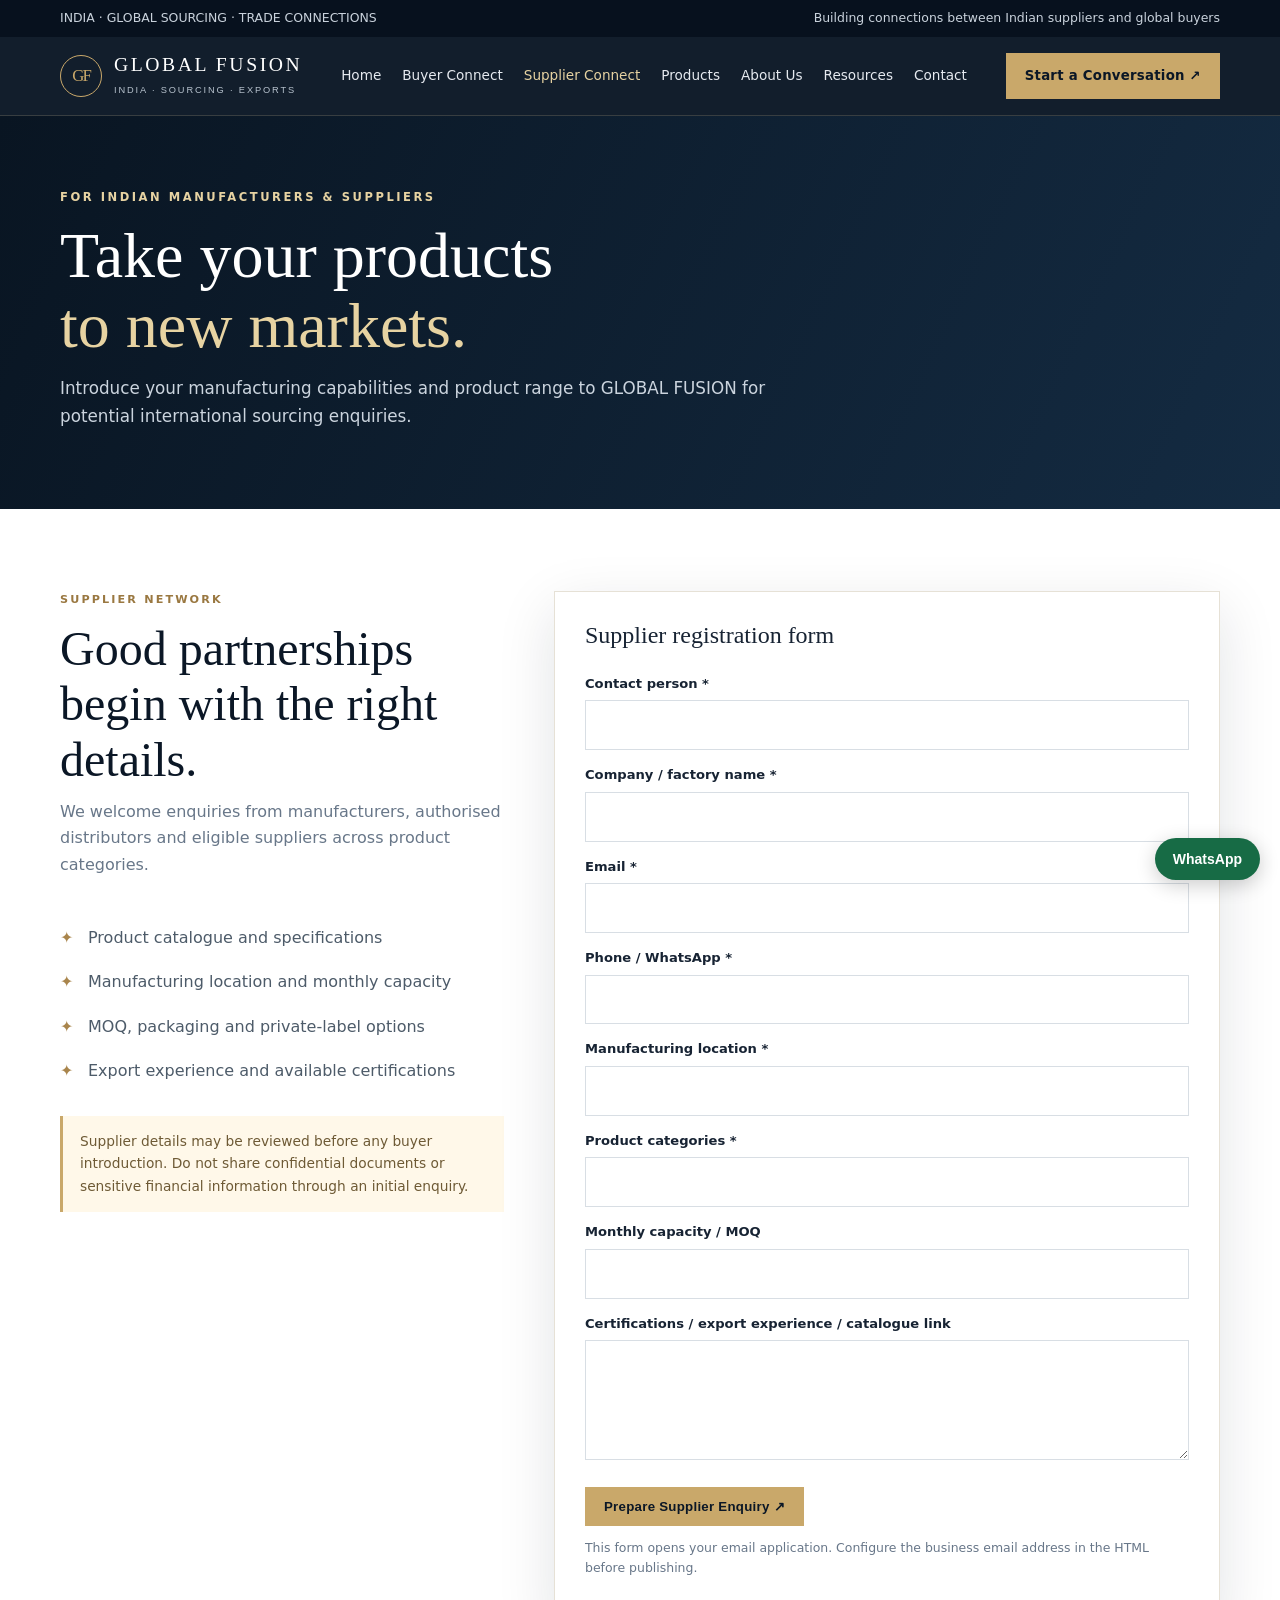
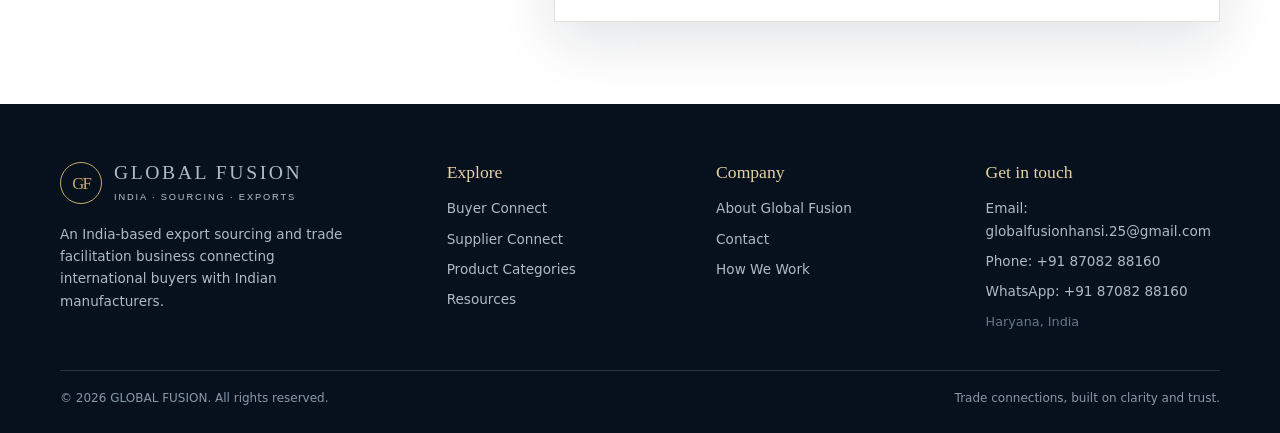
<file: supplier-connect.html>
<!doctype html>
<html lang="en"><head><meta charset="utf-8"><meta name="viewport" content="width=device-width, initial-scale=1">
<meta name="description" content="Indian manufacturer and supplier registration for GLOBAL FUSION export sourcing network."><meta name="theme-color" content="#0b1726"><title>Supplier Connect | GLOBAL FUSION</title>
<link rel="stylesheet" href="assets/style.css"></head><body>
<div class="topbar"><div class="container"><span>INDIA · GLOBAL SOURCING · TRADE CONNECTIONS</span><span>Building connections between Indian suppliers and global buyers</span></div></div>
<header class="site-header"><div class="container nav">
<a class="brand" href="index.html"><span class="brand-mark">GF</span><span><span class="brand-name">GLOBAL FUSION</span><span class="brand-tag">INDIA · SOURCING · EXPORTS</span></span></a>
<button class="menu-toggle" aria-label="Open navigation" aria-expanded="false">☰</button>
<nav class="nav-links" aria-label="Main navigation">
<a href="index.html">Home</a><a href="buyer-connect.html">Buyer Connect</a><a href="supplier-connect.html">Supplier Connect</a><a href="products.html">Products</a><a href="about.html">About Us</a><a href="resources.html">Resources</a><a href="contact.html">Contact</a>
</nav><a class="nav-cta" href="contact.html">Start a Conversation ↗</a>
</div></header>

<main><section class="page-hero"><div class="container"><div class="eyebrow">For Indian manufacturers & suppliers</div><h1>Take your products<br><span style="color:var(--gold2)">to new markets.</span></h1><p>Introduce your manufacturing capabilities and product range to GLOBAL FUSION for potential international sourcing enquiries.</p></div></section>
<section class="section"><div class="container form-wrap"><div><div class="kicker">Supplier network</div><div class="section-head"><h2>Good partnerships begin with the right details.</h2><p>We welcome enquiries from manufacturers, authorised distributors and eligible suppliers across product categories.</p></div><ul class="check-list"><li>Product catalogue and specifications</li><li>Manufacturing location and monthly capacity</li><li>MOQ, packaging and private-label options</li><li>Export experience and available certifications</li></ul><div class="notice">Supplier details may be reviewed before any buyer introduction. Do not share confidential documents or sensitive financial information through an initial enquiry.</div></div>
<div class="form-panel"><h3 style="font:1.5rem Georgia,serif;font-weight:400;margin-top:0">Supplier registration form</h3><form data-mailto data-email="YOUR_BUSINESS_EMAIL@example.com" data-subject="Indian Supplier Registration - GLOBAL FUSION"><label>Contact person *</label><input name="Contact person" required><label>Company / factory name *</label><input name="Company" required><label>Email *</label><input type="email" name="Email" required><label>Phone / WhatsApp *</label><input name="Phone / WhatsApp" required><label>Manufacturing location *</label><input name="Location" required><label>Product categories *</label><input name="Product categories" required><label>Monthly capacity / MOQ</label><input name="Capacity and MOQ"><label>Certifications / export experience / catalogue link</label><textarea name="Additional details"></textarea><button class="btn" type="submit" style="margin-top:18px">Prepare Supplier Enquiry ↗</button><p class="form-note">This form opens your email application. Configure the business email address in the HTML before publishing.</p></form></div></div></section></main>
<footer class="footer"><div class="container"><div class="footer-grid">
<div><a class="brand" href="index.html"><span class="brand-mark">GF</span><span><span class="brand-name">GLOBAL FUSION</span><span class="brand-tag">INDIA · SOURCING · EXPORTS</span></span></a><p style="max-width:300px;margin-top:18px">An India-based export sourcing and trade facilitation business connecting international buyers with Indian manufacturers.</p></div>
<div><h4>Explore</h4><div class="footer-links"><a href="buyer-connect.html">Buyer Connect</a><a href="supplier-connect.html">Supplier Connect</a><a href="products.html">Product Categories</a><a href="resources.html">Resources</a></div></div>
<div><h4>Company</h4><div class="footer-links"><a href="about.html">About Global Fusion</a><a href="contact.html">Contact</a><a href="index.html#process">How We Work</a></div></div>
<div><h4>Get in touch</h4><div class="footer-links"><a href="contact.html">Send an Enquiry</a><span class="small">Email: add your business email</span><span class="small">WhatsApp: add your business number</span></div></div>
</div><div class="footer-bottom"><span>© <span data-year></span> GLOBAL FUSION. All rights reserved.</span><span>Trade connections, built on clarity and trust.</span></div></div></footer>
<script src="assets/site.js"></script>
</body></html>
</file>
<file: assets/style.css>
:root{--navy:#0b1726;--navy2:#10243a;--gold:#c9a86a;--gold2:#e7d3a2;--ink:#172333;--muted:#687789;--paper:#f7f6f2;--white:#fff;--line:#e6e1d6;--shadow:0 18px 55px rgba(8,22,38,.12)}
*{box-sizing:border-box}html{scroll-behavior:smooth}body{margin:0;font-family:Inter,ui-sans-serif,system-ui,-apple-system,"Segoe UI",sans-serif;color:var(--ink);background:#fff;line-height:1.65}a{color:inherit;text-decoration:none}img{max-width:100%}.container{width:min(1160px,calc(100% - 40px));margin:auto}.topbar{background:#07111e;color:#c9d2dc;font-size:.78rem;padding:8px 0}.topbar .container{display:flex;justify-content:space-between;gap:18px;flex-wrap:wrap}.site-header{position:sticky;top:0;z-index:20;background:rgba(11,23,38,.97);backdrop-filter:blur(12px);border-bottom:1px solid rgba(231,211,162,.18)}.nav{min-height:78px;display:flex;align-items:center;justify-content:space-between;gap:24px}.brand{display:flex;align-items:center;gap:12px;color:#fff}.brand-mark{width:42px;height:42px;border:1px solid var(--gold);border-radius:50%;display:grid;place-items:center;color:var(--gold);font-family:Georgia,serif;font-size:1.05rem;letter-spacing:-2px}.brand-name{font-family:Georgia,serif;font-size:1.23rem;letter-spacing:.13em;line-height:1.1}.brand-tag{display:block;color:#b8c3ce;font: .58rem/1.5 Inter, sans-serif;letter-spacing:.2em;margin-top:5px}.nav-links{display:flex;align-items:center;gap:21px;color:#e6eaf0;font-size:.85rem}.nav-links a{transition:.2s}.nav-links a:hover,.nav-links a.active{color:var(--gold2)}.nav-cta,.btn{display:inline-flex;align-items:center;justify-content:center;border:1px solid var(--gold);padding:11px 18px;color:var(--navy);background:var(--gold);font-weight:700;font-size:.83rem;letter-spacing:.02em;transition:.2s;cursor:pointer}.nav-cta:hover,.btn:hover{background:var(--gold2);transform:translateY(-1px)}.btn-outline{background:transparent;color:#fff;border-color:rgba(231,211,162,.7)}.btn-outline:hover{color:var(--navy)}.menu-toggle{display:none;background:none;color:white;border:1px solid #516071;padding:8px 11px;font-size:1.2rem}.hero{background:radial-gradient(ellipse at 80% 15%,rgba(201,168,106,.18),transparent 34%),linear-gradient(115deg,#091522 0%,#10243a 62%,#142c43 100%);color:#fff;position:relative;overflow:hidden}.hero:after{content:"";position:absolute;width:520px;height:520px;border:1px solid rgba(201,168,106,.2);border-radius:50%;right:-130px;bottom:-310px;box-shadow:0 0 0 38px rgba(201,168,106,.035),0 0 0 78px rgba(201,168,106,.025)}.hero-inner{position:relative;z-index:1;padding:105px 0 112px;max-width:790px}.eyebrow{color:var(--gold2);font-size:.72rem;letter-spacing:.22em;text-transform:uppercase;font-weight:700}.hero h1{font:clamp(2.7rem,6vw,5.2rem)/1.05 Georgia,serif;font-weight:400;letter-spacing:-.035em;margin:22px 0}.hero h1 em{color:var(--gold2);font-style:normal}.hero p{font-size:1.08rem;color:#d1d9e1;max-width:650px}.hero-actions{display:flex;gap:12px;flex-wrap:wrap;margin-top:30px}.hero-note{margin-top:45px;color:#9eacb9;font-size:.78rem;letter-spacing:.08em}.page-hero{background:linear-gradient(115deg,#091522,#142b42);color:white;padding:72px 0 78px}.page-hero h1{font:clamp(2.5rem,5vw,4.1rem)/1.1 Georgia,serif;font-weight:400;margin:14px 0}.page-hero p{color:#cbd4de;max-width:720px;margin:0;font-size:1.05rem}.section{padding:82px 0}.section-soft{background:var(--paper)}.section-dark{background:var(--navy);color:white}.section-head{max-width:720px;margin-bottom:38px}.section-head h2{font:clamp(2rem,4vw,3rem)/1.15 Georgia,serif;font-weight:400;margin:12px 0;color:var(--navy)}.section-dark .section-head h2{color:#fff}.section-head p{color:var(--muted);margin:0}.section-dark .section-head p{color:#bdc8d3}.kicker{color:#9a7841;text-transform:uppercase;letter-spacing:.19em;font-size:.7rem;font-weight:800}.grid{display:grid;grid-template-columns:repeat(3,1fr);gap:20px}.grid.two{grid-template-columns:repeat(2,1fr)}.card{background:#fff;border:1px solid var(--line);padding:27px;box-shadow:0 8px 30px rgba(16,36,58,.035)}.card-icon{width:42px;height:42px;border:1px solid #d9c59d;color:#9b7b46;display:grid;place-items:center;font:1.2rem Georgia,serif;margin-bottom:20px}.card h3{font:1.35rem Georgia,serif;font-weight:400;margin:0 0 9px;color:var(--navy)}.card p{color:var(--muted);font-size:.92rem;margin:0}.text-link{display:inline-block;color:#8b6a35;font-size:.83rem;font-weight:800;margin-top:18px}.split{display:grid;grid-template-columns:1fr 1fr;gap:65px;align-items:center}.visual-panel{min-height:350px;background:radial-gradient(circle at 70% 30%,rgba(231,211,162,.24),transparent 28%),linear-gradient(145deg,#0b1726,#183650);padding:34px;display:flex;align-items:flex-end;position:relative;overflow:hidden}.visual-panel:before,.visual-panel:after{content:"";position:absolute;border:1px solid rgba(231,211,162,.25);border-radius:50%;width:360px;height:360px;right:-100px;top:-140px}.visual-panel:after{width:250px;height:250px;right:-45px;top:-85px}.visual-caption{position:relative;z-index:1;color:white;max-width:300px}.visual-caption strong{display:block;font:2rem Georgia,serif;font-weight:400;color:var(--gold2)}.visual-caption span{color:#c4ced8;font-size:.86rem}.check-list{padding:0;margin:22px 0;list-style:none}.check-list li{padding:9px 0 9px 28px;position:relative;color:#4d5b69}.check-list li:before{content:"✦";position:absolute;left:0;color:#a9854c}.steps{display:grid;grid-template-columns:repeat(4,1fr);gap:16px;counter-reset:step}.step{border-top:1px solid #cdb783;padding:20px 10px 0 0;counter-increment:step}.step:before{content:"0" counter(step);display:block;color:#a9854c;font:1.5rem Georgia,serif;margin-bottom:15px}.step h3{font:1.25rem Georgia,serif;font-weight:400;margin:0 0 7px}.step p{font-size:.88rem;color:var(--muted);margin:0}.band{background:linear-gradient(110deg,#0b1726,#17324b);color:white;padding:48px 0}.band-inner{display:flex;justify-content:space-between;align-items:center;gap:25px}.band h2{font:2rem Georgia,serif;font-weight:400;margin:0 0 7px}.band p{color:#c5d0da;margin:0}.product-tag{display:inline-block;padding:5px 9px;border:1px solid #ddcfb1;color:#8b6a35;font-size:.7rem;letter-spacing:.1em;text-transform:uppercase;margin-bottom:15px}.form-wrap{display:grid;grid-template-columns:.8fr 1.2fr;gap:50px}.form-panel{background:#fff;padding:30px;border:1px solid var(--line);box-shadow:var(--shadow)}label{display:block;font-size:.82rem;font-weight:700;margin:14px 0 6px}input,select,textarea{width:100%;padding:12px 13px;border:1px solid #d8dee4;background:#fff;font:inherit;font-size:.9rem;color:var(--ink);border-radius:0}textarea{min-height:120px;resize:vertical}input:focus,select:focus,textarea:focus{outline:2px solid #d8c18f;border-color:#b18d52}.form-note{font-size:.78rem;color:var(--muted);margin-top:12px}.footer{background:#07111e;color:#dce3e9;padding:58px 0 24px}.footer-grid{display:grid;grid-template-columns:1.5fr 1fr 1fr 1fr;gap:35px}.footer p,.footer a{color:#aebac6;font-size:.85rem}.footer h4{color:var(--gold2);font:1.1rem Georgia,serif;font-weight:400;margin:0 0 14px}.footer-links{display:grid;gap:8px}.footer-bottom{border-top:1px solid #263444;margin-top:38px;padding-top:18px;display:flex;justify-content:space-between;gap:15px;flex-wrap:wrap;color:#8998a7;font-size:.75rem}.notice{background:#fff8e9;border-left:3px solid var(--gold);padding:14px 17px;color:#6e5a35;font-size:.86rem}.resource-list{display:grid;gap:12px}.resource{padding:20px;border:1px solid var(--line);display:flex;justify-content:space-between;gap:20px;background:white}.resource strong{font:1.15rem Georgia,serif;font-weight:400}.resource span{color:var(--muted);font-size:.85rem}.small{font-size:.8rem;color:var(--muted)}.center{text-align:center}.center .section-head{margin-left:auto;margin-right:auto}.legal{font-size:.88rem;color:var(--muted)}@media(max-width:900px){.nav-links{display:none;position:absolute;left:0;right:0;top:78px;background:#0b1726;padding:22px 25px;flex-direction:column;align-items:flex-start;border-top:1px solid #29394a}.nav-links.open{display:flex}.menu-toggle{display:block}.nav-cta{display:none}.grid{grid-template-columns:repeat(2,1fr)}.split,.form-wrap{grid-template-columns:1fr;gap:30px}.footer-grid{grid-template-columns:repeat(2,1fr)}}@media(max-width:600px){.container{width:min(100% - 30px,1160px)}.topbar .container{font-size:.7rem}.hero-inner{padding:76px 0 85px}.section{padding:60px 0}.grid,.grid.two,.steps,.footer-grid{grid-template-columns:1fr}.band-inner{align-items:flex-start;flex-direction:column}.page-hero{padding:55px 0}.resource{flex-direction:column;gap:5px}.form-panel{padding:21px}}
</file>
